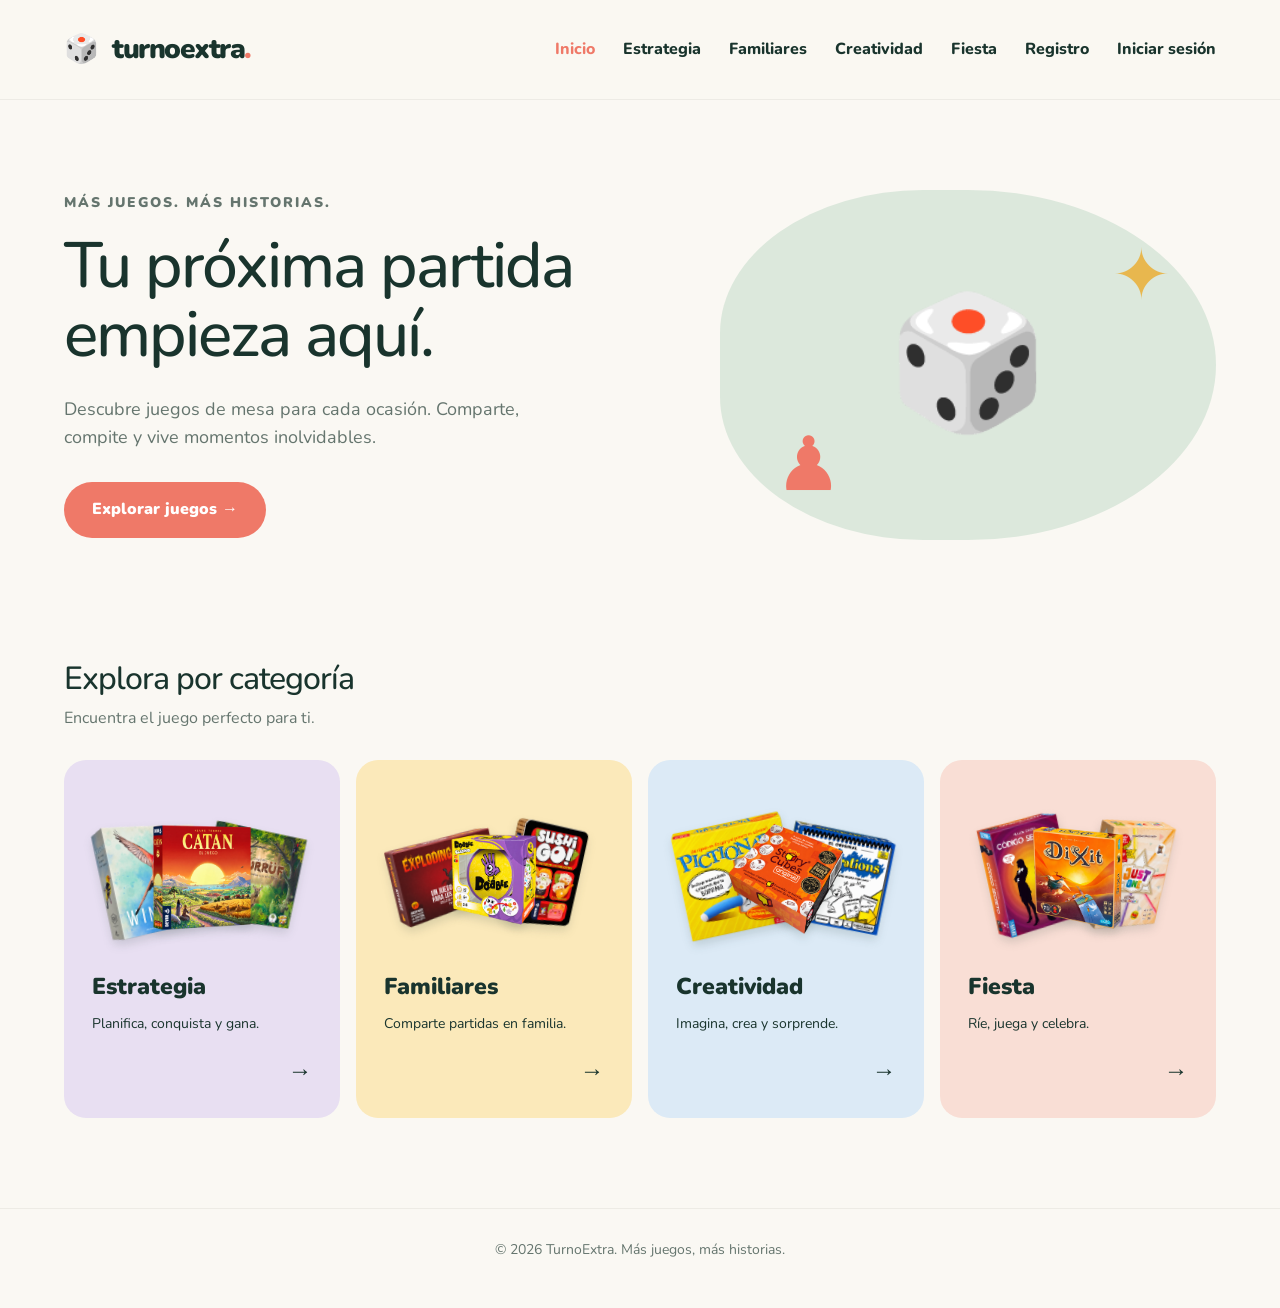
<file: index.html>
<!DOCTYPE html>

<!--
    SEMANA 3 - Actividad Sumativa 1
    Estudiante: Daniel Alarcón
    Proyecto: TurnoExtra
-->

<html lang="es">
<head>
    <meta charset="UTF-8">
    <meta name="viewport" content="width=device-width, initial-scale=1.0">
    <title>TurnoExtra | Juegos de Mesa</title>
    <link rel="icon" type="image/svg+xml" href="img/favicon.svg">
    <!-- Bootstrap 5 -->
    <link href="https://cdn.jsdelivr.net/npm/bootstrap@5.3.3/dist/css/bootstrap.min.css" rel="stylesheet">
    <link rel="stylesheet" href="css/styles.css">
</head>

<body>

    
    <!-- Encabezado y navegación responsiva con Bootstrap 5 -->
    <header class="header">
        <nav class="navbar navbar-expand-lg"
            aria-label="Navegación principal">

            <!-- Logo de TurnoExtra -->
            <a href="index.html" class="logo navbar-brand">
                <span class="logo-icon">🎲</span>
                turnoextra<span class="logo-dot">.</span>
            </a>

            <!-- Botón hamburguesa -->
            <button class="navbar-toggler"
                    type="button"
                    data-bs-toggle="collapse"
                    data-bs-target="#menuPrincipal"
                    aria-controls="menuPrincipal"
                    aria-expanded="false"
                    aria-label="Mostrar u ocultar menú">
                <span class="navbar-toggler-icon"></span>
            </button>

            <!-- Enlaces de navegación -->
            <div class="collapse navbar-collapse"
                id="menuPrincipal">

                <ul class="navbar-nav nav-links ms-auto">
                    <li class="nav-item">
                        <a class="nav-link" href="index.html" aria-current="page">
                            Inicio
                        </a>
                    </li>

                    <li class="nav-item">
                        <a class="nav-link" href="pages/estrategia.html">
                            Estrategia
                        </a>
                    </li>

                    <li class="nav-item">
                        <a class="nav-link" href="pages/familiares.html">
                            Familiares
                        </a>
                    </li>

                    <li class="nav-item">
                        <a class="nav-link" href="pages/creatividad.html">
                            Creatividad
                        </a>
                    </li>

                    <li class="nav-item">
                        <a class="nav-link" href="pages/fiesta.html">
                            Fiesta
                        </a>
                    </li>

                    <!-- Opciones para visitantes -->
                    <li class="nav-item" data-session="guest">
                        <a class="nav-link" href="pages/registro.html">
                            Registro
                        </a>
                    </li>

                    <li class="nav-item" data-session="guest">
                        <a class="nav-link" href="pages/login.html">
                            Iniciar sesión
                        </a>
                    </li>

                    <!-- Carrito exclusivo del cliente -->
                    <li class="nav-item d-none" data-session="cliente">
                        <a class="nav-link" href="pages/carrito.html">
                            🛒 Carrito
                        </a>
                    </li>

                    <!-- Perfil de usuarios autenticados -->
                    <li class="nav-item d-none" data-session="profile">
                        <a class="nav-link" href="pages/perfil.html">
                            Mi perfil
                        </a>
                    </li>

                    <!-- Administración -->
                    <li class="nav-item d-none" data-session="admin">
                        <a class="nav-link" href="pages/admin.html">
                            Administración
                        </a>
                    </li>

                    <!-- Cerrar sesión -->
                    <li class="nav-item d-none" data-session="logout">
                        <button type="button" class="nav-link session-logout">
                            Cerrar sesión
                        </button>
                    </li>

                </ul>
            </div>
        </nav>
    </header>


       <!-- Presentación principal -->
        <section class="hero">
            <div class="hero-content">
                <p class="eyebrow">MÁS JUEGOS. MÁS HISTORIAS.</p>

                <h1>Tu próxima partida empieza aquí.</h1>

                <p>
                    Descubre juegos de mesa para cada ocasión.
                    Comparte, compite y vive momentos inolvidables.
                </p>

                <a href="#categorias" class="btn-primary">
                    Explorar juegos →
                </a>
            </div>

            <div class="hero-visual" aria-hidden="true">
                <span class="hero-dice">🎲</span>
                <span class="hero-star">✦</span>
                <span class="hero-piece">♟</span>
            </div>
        </section>

        <!-- Categorías de juegos -->
        <section id="categorias" class="categories">
            <div class="section-heading">
                <h2>Explora por categoría</h2>
                <p>Encuentra el juego perfecto para ti.</p>
            </div>

            <!-- Cuadrícula responsiva de categorías con Bootstrap -->
            <div class="row g-3 category-grid">

                <!-- Categoría: Estrategia -->
                <div class="col-12 col-md-6 col-lg-3">
                    <a href="pages/estrategia.html"
                    class="category-card strategy">

                        <div class="category-collage" aria-hidden="true">
                            <img src="img/juegos/wingspan.png"
                                alt="Imagen de Wingspan" loading="lazy">
                            <img src="img/juegos/catan.png"
                                alt="Imagen de Catan" loading="lazy">
                            <img src="img/juegos/kurruf.png"
                                alt="Imagen de Kurruf" loading="lazy">
                        </div>

                        <h3>Estrategia</h3>
                        <p>Planifica, conquista y gana.</p>
                        <span class="category-arrow" aria-hidden="true">→</span>
                    </a>
                </div>

                <!-- Categoría: Familiares -->
                <div class="col-12 col-md-6 col-lg-3">
                    <a href="pages/familiares.html"
                       class="category-card family">

                    <div class="category-collage" aria-hidden="true">
                        <img src="img/juegos/exploding-kittens.png"
                             alt="Imagen de Exploding Kittens" loading="lazy">
                        <img src="img/juegos/dobble.png"
                             alt="Imagen de Dobble" loading="lazy">
                        <img src="img/juegos/sushi-go.png"
                             alt="Imagen de Sushi Go" loading="lazy">
                    </div>

                    <h3>Familiares</h3>
                    <p>Comparte partidas en familia.</p>
                    <span class="category-arrow" aria-hidden="true">→</span>
                </a>
                </div>

                <!-- Categoría: Creatividad -->
                <div class="col-12 col-md-6 col-lg-3">
                <a href="pages/creatividad.html"
                   class="category-card creativity">

                    <div class="category-collage" aria-hidden="true">
                        <img src="img/juegos/pictionary.png"
                             alt="Imagen de Pictionary" loading="lazy">
                        <img src="img/juegos/story-cubes.png"
                             alt="Imagen de Story Cubes" loading="lazy">
                        <img src="img/juegos/telestrations.png"
                             alt="Imagen de Telestrations" loading="lazy">
                    </div>

                    <h3>Creatividad</h3>
                    <p>Imagina, crea y sorprende.</p>
                    <span class="category-arrow" aria-hidden="true">→</span>
                </a>
                </div>

                <!-- Categoría: Fiesta -->
                <div class="col-12 col-md-6 col-lg-3">
                <a href="pages/fiesta.html"
                   class="category-card party">

                    <div class="category-collage" aria-hidden="true">
                        <img src="img/juegos/codigo-secreto.png"
                             alt="Imagen de Codigo Secreto" loading="lazy">
                        <img src="img/juegos/dixit.png"
                             alt="Imagen de Dixit" loading="lazy">
                        <img src="img/juegos/just-one.png"
                             alt="Imagen de Just One" loading="lazy">
                    </div>

                    <h3>Fiesta</h3>
                    <p>Ríe, juega y celebra.</p>
                    <span class="category-arrow" aria-hidden="true">→</span>
                </a>
                </div>

            </div>
        </section>

    </main>

    <footer class="footer">
        <p>© 2026 TurnoExtra. Más juegos, más historias.</p>
    </footer>

    <!-- JavaScript de Bootstrap 5 -->
    <script src="https://cdn.jsdelivr.net/npm/bootstrap@5.3.3/dist/js/bootstrap.bundle.min.js"></script>
    <script src="js/sesion.js" defer></script>
</body>
</html>
</file>
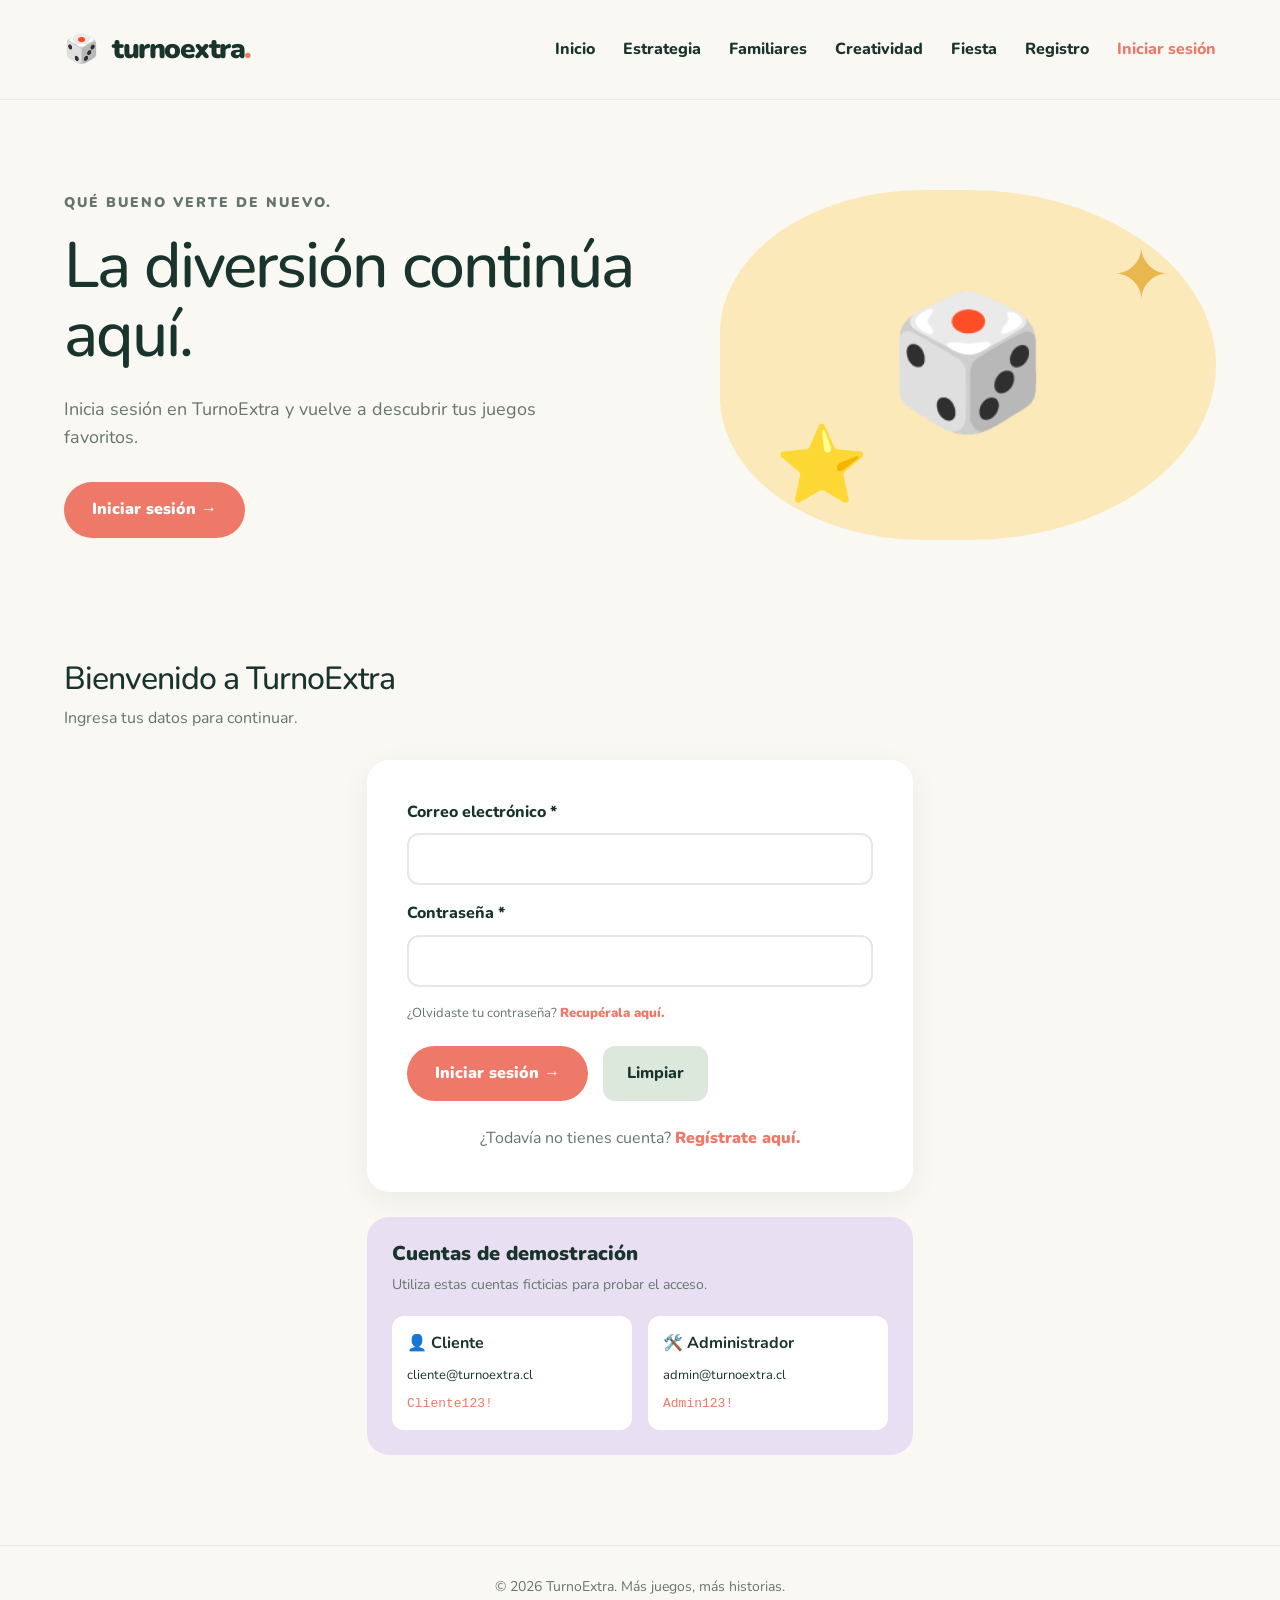
<file: pages/admin.html>
<!DOCTYPE html>
<html lang="es">
<head>
    <meta charset="UTF-8">
    <meta name="viewport" content="width=device-width, initial-scale=1.0">
    <title>Administración | TurnoExtra</title>
    <link rel="icon" type="image/svg+xml" href="../img/favicon.svg">
    <!-- Bootstrap 5 -->
    <link href="https://cdn.jsdelivr.net/npm/bootstrap@5.3.3/dist/css/bootstrap.min.css" rel="stylesheet">
    <link rel="stylesheet" href="../css/styles.css">
</head>

<body>
    <header class="header">
        <nav class="navbar navbar-expand-lg"
            aria-label="Navegación principal">

            <!-- Logo de TurnoExtra -->
            <a href="../index.html" class="logo navbar-brand">
                <span class="logo-icon">🎲</span>
                turnoextra<span class="logo-dot">.</span>
            </a>

            <!-- Botón hamburguesa para pantallas pequeñas -->
            <button class="navbar-toggler"
                    type="button"
                    data-bs-toggle="collapse"
                    data-bs-target="#menuPrincipal"
                    aria-controls="menuPrincipal"
                    aria-expanded="false"
                    aria-label="Mostrar u ocultar menú">

                <span class="navbar-toggler-icon"></span>
            </button>

            <!-- Enlaces de navegación -->
            <div class="collapse navbar-collapse"
                id="menuPrincipal">

                <ul class="navbar-nav nav-links ms-auto">
                    <li class="nav-item">
                        <a class="nav-link" href="../index.html">
                            Inicio
                        </a>
                    </li>

                    <li class="nav-item">
                        <a class="nav-link" href="estrategia.html">
                            Estrategia
                        </a>
                    </li>

                    <li class="nav-item">
                        <a class="nav-link" href="familiares.html">
                            Familiares
                        </a>
                    </li>

                    <li class="nav-item">
                        <a class="nav-link" href="creatividad.html">
                            Creatividad
                        </a>
                    </li>

                    <li class="nav-item">
                        <a class="nav-link" href="fiesta.html">
                            Fiesta
                        </a>
                    </li>

                    <!-- Opciones para visitantes -->
                    <li class="nav-item" data-session="guest">
                        <a class="nav-link" href="registro.html">
                            Registro
                        </a>
                    </li>

                    <li class="nav-item" data-session="guest">
                        <a class="nav-link" href="login.html">
                            Iniciar sesión
                        </a>
                    </li>

                    <!-- Carrito exclusivo del cliente -->
                    <li class="nav-item d-none" data-session="cliente">
                        <a class="nav-link" href="carrito.html">
                            🛒 Carrito
                        </a>
                    </li>

                    <!-- Perfil de usuarios autenticados -->
                    <li class="nav-item d-none" data-session="profile">
                        <a class="nav-link" href="perfil.html">
                            Mi perfil
                        </a>
                    </li>

                    <!-- Administración -->
                    <li class="nav-item d-none" data-session="admin">
                        <a class="nav-link" href="admin.html" aria-current="page">
                            Administración
                        </a>
                    </li>

                    <!-- Cerrar sesión -->
                    <li class="nav-item d-none" data-session="logout">
                        <button type="button" class="nav-link session-logout">
                            Cerrar sesión
                        </button>
                    </li>

                </ul>

            </div>
        </nav>
    </header>

    <main id="protected-content" class="container py-5 d-none">
        <!-- Presentación del panel -->
        <p class="eyebrow mb-1">TurnoExtra · Tienda</p>
        <h1 class="display-5 fw-bold">Panel de administración</h1>
        <p class="mb-4">Consulta los juegos de la tienda y el estado de los módulos de gestión.</p>

        <!-- Módulos de administración -->
        <div class="row g-3 mb-5">
            <div class="col-md-4">
                <section class="h-100 bg-white border rounded-4 p-4">
                    <h2 class="h4 fw-bold">Productos</h2>
                    <p id="product-count"></p>
                    <a class="btn-primary" href="#catalogo">Gestionar productos</a>
                </section>
            </div>
            <div class="col-md-4">
                <section class="h-100 bg-white border rounded-4 p-4">
                    <h2 class="h4 fw-bold">Inventario</h2>
                    <p>Unidades disponibles por juego.</p>
                    <a class="btn-primary" href="#inventario">Gestionar inventario</a>
                </section>
            </div>
            <div class="col-md-4">
                <section class="h-100 bg-white border rounded-4 p-4">
                    <h2 class="h4 fw-bold">Usuarios y clientes</h2>
                    <p>Cuentas y roles de la tienda.</p>
                    <a class="btn-primary" href="#usuarios">Gestionar cuentas</a>
                </section>
            </div>
        </div>

        <!-- Catálogo actual de la tienda -->
        <section id="catalogo" aria-labelledby="catalog-title">
            <h2 id="catalog-title" class="h3 fw-bold">Catálogo de juegos</h2>
            <p>Precios de venta actuales en pesos chilenos.</p>
            <button type="button" id="new-product" class="btn btn-dark rounded-pill mb-3">Agregar juego</button>
            <p id="product-message" role="status"></p>

            <!-- Formulario de creación y edición de juegos -->
            <form id="product-form" class="bg-white border rounded-4 p-4 mb-4" hidden>
                <h3 id="form-title" class="h5 fw-bold"></h3>
                <div class="row g-3">
                        <label class="col-md-6">Nombre
                            <input name="nombre" class="form-control" required maxlength="100">
                        </label>
                        <label class="col-md-6">Categoría
                            <select name="categoria" class="form-select"><option value="estrategia">Estrategia</option><option value="familiares">Familiares</option><option value="creatividad">Creatividad</option><option value="fiesta">Fiesta</option></select>
                        </label>
                        <label class="col-md-6">Precio de venta ($)
                            <input name="precio" class="form-control" type="number" min="1" max="999999999" step="1" required>
                        </label>
                        <label class="col-md-6">Precio anterior ($, opcional)
                            <input name="anterior" class="form-control" type="number" min="1" max="999999999" step="1">
                        </label>
                        <label class="col-md-6">Portada (URL https o ruta ../img/, opcional)
                            <input name="imagen" class="form-control" maxlength="2048">
                        </label>
                        <label class="col-md-6">Descripción
                            <textarea name="descripcion" class="form-control" rows="2" maxlength="600" required></textarea>
                        </label>
                </div>
                <div class="d-flex gap-2 mt-3">
                    <button type="submit" class="btn btn-dark rounded-pill">Guardar juego</button>
                    <button id="cancel-product" type="button" class="btn btn-outline-secondary rounded-pill">Cancelar</button>
                </div>
            </form>
            <ul id="admin-products" class="row g-3 list-unstyled"></ul>
            <template id="admin-product">
                <li class="col-sm-6 col-lg-4">
                    <div class="h-100 d-flex align-items-center gap-3 bg-white border rounded-4 p-3">
                        <img alt="" width="64" height="64" class="object-fit-contain" loading="lazy">
                        <div>
                            <h3 class="h6 fw-bold mb-1"></h3>
                            <span class="product-price"></span>
                            <div class="d-flex flex-wrap gap-2 mt-2">
                                <button type="button" class="edit-product btn btn-outline-dark btn-sm rounded-pill">Editar</button>
                                <button type="button" class="delete-product btn btn-outline-danger btn-sm rounded-pill">Eliminar</button>
                            </div>
                        </div>
                    </div>
                </li>
            </template>
        </section>
        <!-- Consulta y ajuste de existencias por juego -->
        <section id="inventario" class="mt-5" aria-labelledby="inventory-title">
            <h2 id="inventory-title" class="h3 fw-bold">Inventario</h2>
            <p>Selecciona un juego para consultar o ajustar sus unidades disponibles.</p>
            <form id="stock-form" class="row g-3 align-items-end bg-white border rounded-4 p-3">
                <label class="col-md-5">Juego
                    <select id="stock-product" class="form-select" required></select>
                </label>
                <label class="col-md-4">Unidades disponibles
                    <input id="stock-units" class="form-control" type="number" min="0" step="1" required>
                </label>
                <div class="col-md-3">
                    <button class="btn btn-dark rounded-pill" type="submit">Guardar stock</button>
                </div>
            </form>
            <p id="stock-message" class="mt-2" role="status"></p>
        </section>
        <!-- Directorio de cuentas y permisos de acceso -->
        <section id="usuarios" class="mt-5" aria-labelledby="accounts-title">
            <h2 id="accounts-title" class="h3 fw-bold">Usuarios y clientes</h2>
            <label for="account-search" class="form-label">Buscar por nombre o correo de acceso</label>
            <input type="search" id="account-search" class="form-control mb-3">
            <div id="account-list" class="d-grid gap-2"></div>
            <p id="account-message" class="mt-2" role="status"></p>
            <template id="account-row">
                <form class="row g-2 align-items-end bg-white border rounded-4 p-3 mx-0">
                    <div class="col-lg-4 text-break"><strong></strong><br><span class="account-email"></span></div>
                    <label class="col-sm-4 col-lg-3">Rol
                        <select name="role" class="form-select">
                            <option value="cliente">Cliente</option>
                            <option value="administrador">Administrador</option>
                        </select>
                    </label>
                    <label class="col-sm-4 col-lg-3">Estado
                        <select name="estado" class="form-select">
                            <option value="activa">Activa</option>
                            <option value="inactiva">Inactiva</option>
                        </select>
                    </label>
                    <div class="col-sm-4 col-lg-2"><button class="btn btn-dark rounded-pill">Guardar</button></div>
                </form>
            </template>
        </section>
    </main>

    <!-- JavaScript de Bootstrap 5 -->
    <script src="https://cdn.jsdelivr.net/npm/bootstrap@5.3.3/dist/js/bootstrap.bundle.min.js"></script>
    <!-- Validación de inicio de sesión -->
    <script src="../js/sesion.js" defer></script>
    <!-- Cuentas de usuario y perfiles locales -->
    <script src="../js/cuentas.js" defer></script>
    <!-- Catálogo y formato de precios de la tienda -->
    <script src="../js/carrito.js" defer></script>
    <!-- Acceso y contenido del panel de administración -->
    <script src="../js/admin.js" defer></script>
    <!-- Gestión de usuarios y clientes -->
    <script src="../js/admin-cuentas.js" defer></script>
</body>
</html>
</file>
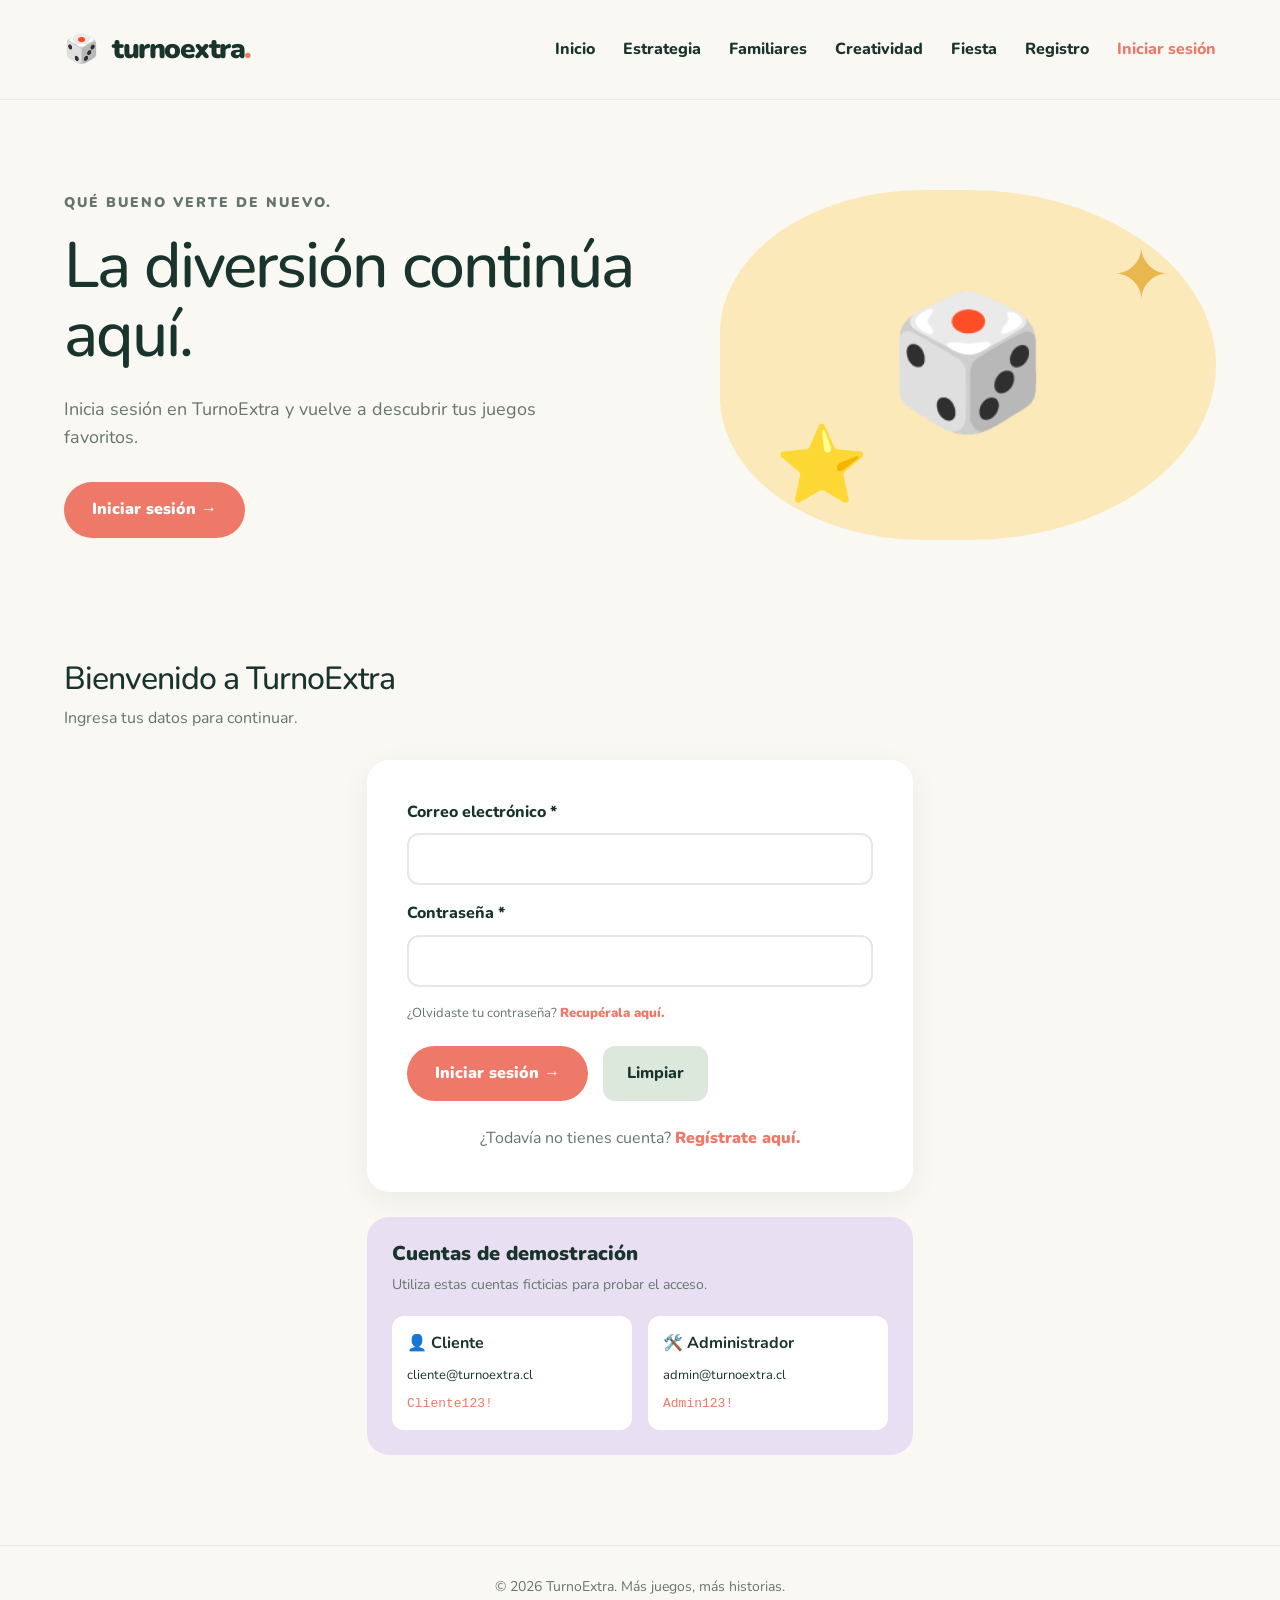
<file: pages/carrito.html>
<!DOCTYPE html>
<html lang="es">
<head>
    <meta charset="UTF-8">
    <meta name="viewport" content="width=device-width, initial-scale=1.0">
    <title>Carrito | TurnoExtra</title>
    <link rel="icon" type="image/svg+xml" href="../img/favicon.svg">
    <!-- Bootstrap 5 -->
    <link href="https://cdn.jsdelivr.net/npm/bootstrap@5.3.3/dist/css/bootstrap.min.css" rel="stylesheet">
    <link rel="stylesheet" href="../css/styles.css">
</head>

<body>
    <header class="header">
        <nav class="navbar navbar-expand-lg"
            aria-label="Navegación principal">

            <!-- Logo de TurnoExtra -->
            <a href="../index.html" class="logo navbar-brand">
                <span class="logo-icon">🎲</span>
                turnoextra<span class="logo-dot">.</span>
            </a>

            <!-- Botón hamburguesa para pantallas pequeñas -->
            <button class="navbar-toggler"
                    type="button"
                    data-bs-toggle="collapse"
                    data-bs-target="#menuPrincipal"
                    aria-controls="menuPrincipal"
                    aria-expanded="false"
                    aria-label="Mostrar u ocultar menú">

                <span class="navbar-toggler-icon"></span>
            </button>

            <!-- Enlaces de navegación -->
            <div class="collapse navbar-collapse"
                id="menuPrincipal">

                <ul class="navbar-nav nav-links ms-auto">
                    <li class="nav-item">
                        <a class="nav-link" href="../index.html">
                            Inicio
                        </a>
                    </li>

                    <li class="nav-item">
                        <a class="nav-link" href="estrategia.html">
                            Estrategia
                        </a>
                    </li>

                    <li class="nav-item">
                        <a class="nav-link" href="familiares.html">
                            Familiares
                        </a>
                    </li>

                    <li class="nav-item">
                        <a class="nav-link" href="creatividad.html">
                            Creatividad
                        </a>
                    </li>

                    <li class="nav-item">
                        <a class="nav-link" href="fiesta.html">
                            Fiesta
                        </a>
                    </li>

                    <!-- Opciones para visitantes -->
                    <li class="nav-item" data-session="guest">
                        <a class="nav-link" href="registro.html">
                            Registro
                        </a>
                    </li>

                    <li class="nav-item" data-session="guest">
                        <a class="nav-link" href="login.html">
                            Iniciar sesión
                        </a>
                    </li>

                    <!-- Carrito exclusivo del cliente -->
                    <li class="nav-item d-none" data-session="cliente">
                        <a class="nav-link" href="carrito.html" aria-current="page">
                            🛒 Carrito
                        </a>
                    </li>

                    <!-- Perfil de usuarios autenticados -->
                    <li class="nav-item d-none" data-session="profile">
                        <a class="nav-link" href="perfil.html">
                            Mi perfil
                        </a>
                    </li>

                    <!-- Administración -->
                    <li class="nav-item d-none" data-session="admin">
                        <a class="nav-link" href="admin.html">
                            Administración
                        </a>
                    </li>

                    <!-- Cerrar sesión -->
                    <li class="nav-item d-none" data-session="logout">
                        <button type="button" class="nav-link session-logout">
                            Cerrar sesión
                        </button>
                    </li>

                </ul>

            </div>
        </nav>
    </header>

    <main id="protected-content" class="container cart-page py-5 d-none">
        <p class="eyebrow mb-1">Tu próxima partida</p>
        <h1 class="display-5 fw-bold mb-4">Mi carrito</h1>

        <!-- Mensaje para un carrito sin juegos -->
        <div id="empty-cart" class="cart-panel text-center p-5" hidden>
            <p class="h4 fw-bold">Tu carrito está vacío.</p>
            <p>Elige el primer juego para tu próxima partida.</p>
            <a class="btn-primary" href="estrategia.html">Explorar juegos de estrategia</a>
        </div>

        <!-- Detalle de los juegos seleccionados -->
        <div id="cart-detail" class="cart-panel" hidden>
            <div class="table-responsive">
                <table class="table align-middle mb-0">
                    <caption class="visually-hidden">Juegos en tu carrito</caption>
                    <thead>
                        <tr>
                            <th scope="col">Juego</th>
                            <th scope="col">Precio</th>
                            <th scope="col">Cantidad</th>
                            <th scope="col">Subtotal</th>
                            <th scope="col"><span class="visually-hidden">Acciones</span></th>
                        </tr>
                    </thead>
                    <tbody id="cart-items"></tbody>
                </table>
            </div>
            <div class="cart-summary">
                <a class="text-decoration-underline" href="../index.html">Seguir explorando juegos</a>
                <p class="m-0" aria-live="polite">Total del carrito <strong id="cart-total"></strong></p>
                <button id="checkout" type="button" class="btn-primary">Finalizar compra</button>
            </div>
        </div>

        <!-- Revisión final antes de vaciar el carrito -->
        <dialog id="checkout-dialog" class="border-0 rounded-4 p-4 shadow m-auto"
                aria-labelledby="checkout-title" aria-describedby="checkout-summary">
            <h2 id="checkout-title" class="h4 fw-bold">Confirmar compra simulada</h2>
            <p id="checkout-summary"></p>
            <form method="dialog" class="d-flex flex-wrap gap-2">
                <button type="submit" class="btn-secondary" autofocus>Volver al carrito</button>
                <button type="button" id="confirm-order" class="btn-primary">Confirmar compra</button>
            </form>
        </dialog>

        <!-- Resultado de la compra simulada -->
        <section id="order-success" class="cart-panel text-center p-5" hidden>
            <h2 id="order-title" class="h4 fw-bold" tabindex="-1">¡Compra simulada confirmada!</h2>
            <p id="order-summary"></p>
            <p><a class="text-decoration-underline" href="perfil.html#historial">Ver mi historial de compras</a></p>
            <a class="btn-primary" href="../index.html">Seguir explorando juegos</a>
        </section>
        <p id="checkout-error" role="alert" class="text-danger mt-3"></p>

        <!-- Fila que se completa para cada juego del carrito -->
        <template id="cart-row">
            <tr>
                <th scope="row">
                    <div class="d-flex align-items-center gap-3">
                        <img class="cart-cover" alt="" width="64" height="64">
                        <span class="game-name"></span>
                    </div>
                </th>
                <td><span class="cart-label">Precio</span><span class="unit-price"></span></td>
                <td>
                    <span class="cart-label">Cantidad</span>
                    <input type="number" min="1" step="1" required class="form-control quantity">
                </td>
                <td><span class="cart-label">Subtotal</span><strong class="subtotal"></strong></td>
                <td>
                    <button type="button" class="btn btn-outline-danger btn-sm rounded-pill px-3">Eliminar</button>
                </td>
            </tr>
        </template>
    </main>
    <!-- JavaScript de Bootstrap 5 -->
    <script src="https://cdn.jsdelivr.net/npm/bootstrap@5.3.3/dist/js/bootstrap.bundle.min.js"></script>
    <!-- Validación de inicio de sesión -->
    <script src="../js/sesion.js" defer></script>
    <!-- Productos, cantidades y precios del carrito -->
    <script src="../js/carrito.js" defer></script>
    <!-- Vista del carrito y controles de cantidad -->
    <script src="../js/pagina-carrito.js" defer></script>
</body>
</html>
</file>
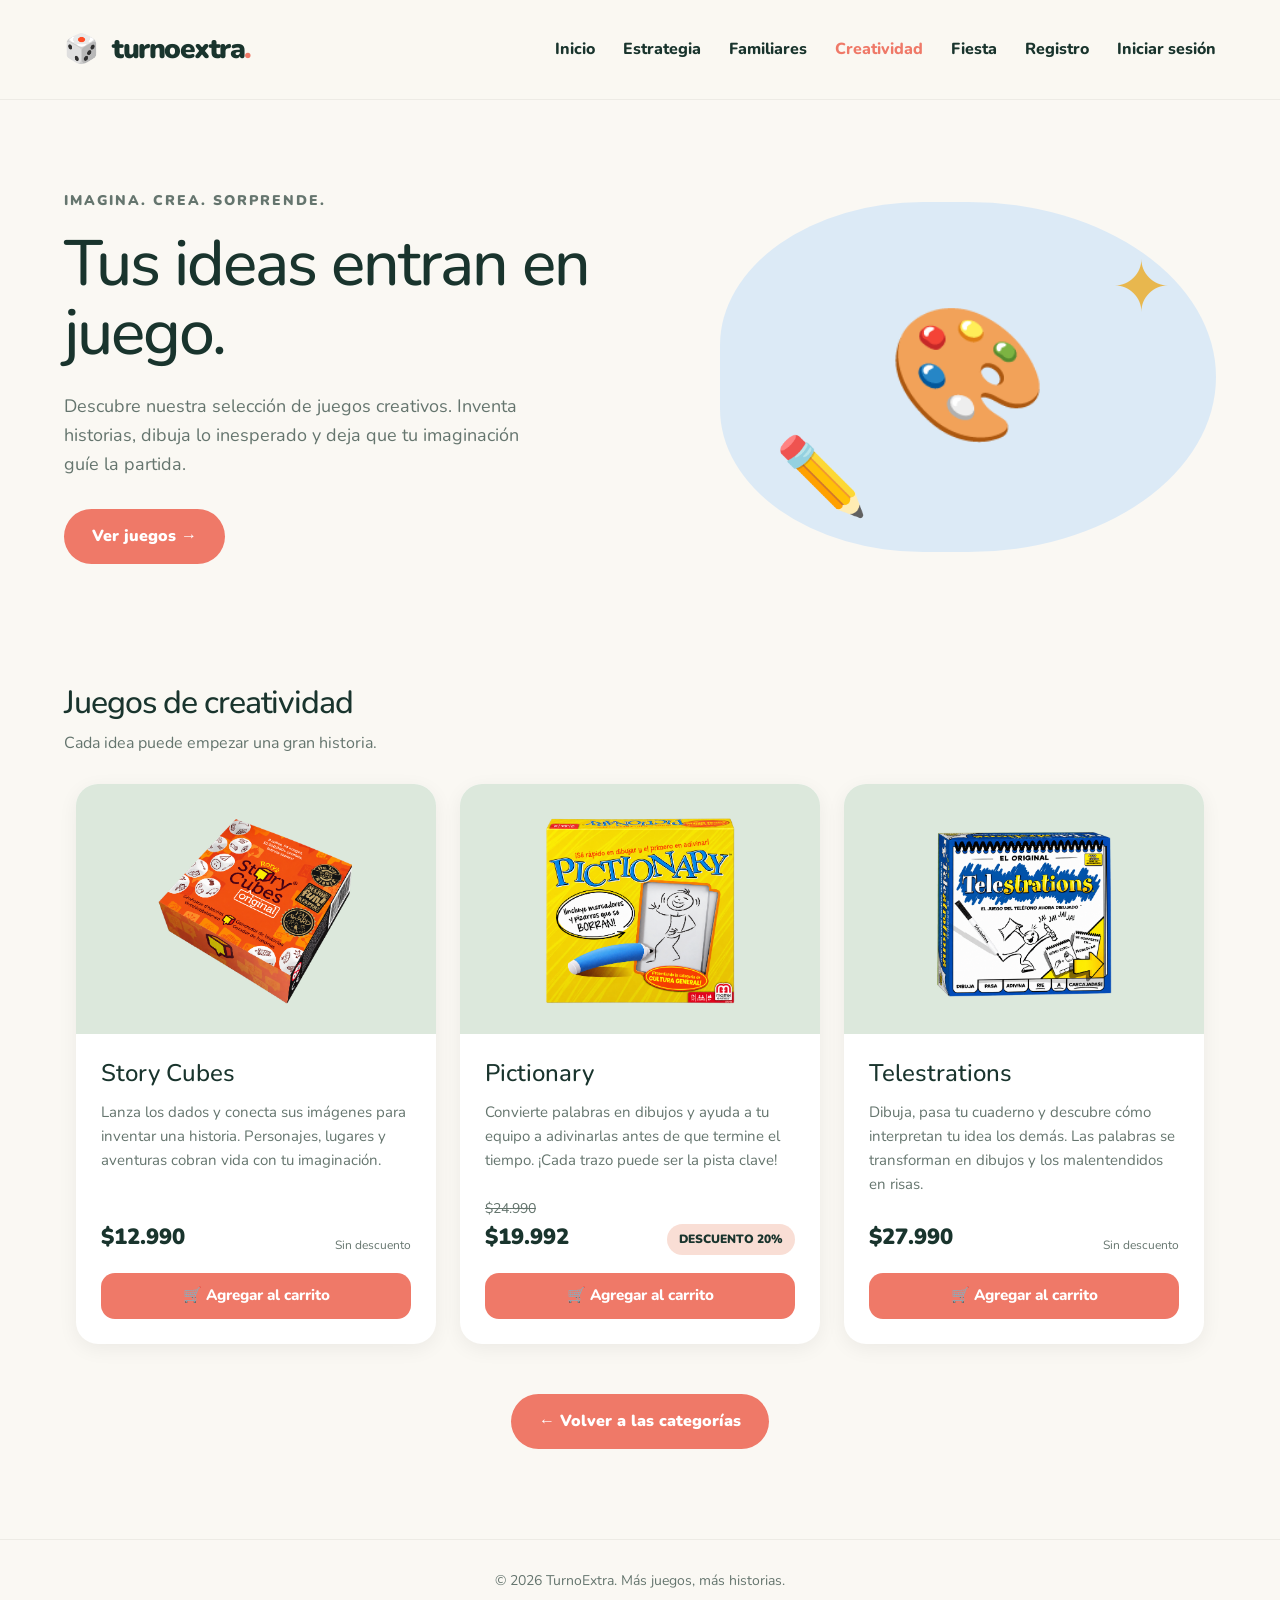
<file: pages/creatividad.html>
<!DOCTYPE html>
<html lang="es">
<head>
    <meta charset="UTF-8">
    <meta name="viewport" content="width=device-width, initial-scale=1.0">
    <title>Creatividad | Juegos de Mesa</title>
    <link rel="icon" type="image/svg+xml" href="../img/favicon.svg">
    <!-- Bootstrap 5 -->
    <link href="https://cdn.jsdelivr.net/npm/bootstrap@5.3.3/dist/css/bootstrap.min.css" rel="stylesheet">
    <link rel="stylesheet" href="../css/styles.css">
</head>

<body>

    <!-- Encabezado y navegación responsiva con Bootstrap 5 -->
    <header class="header">
        <nav class="navbar navbar-expand-lg"
            aria-label="Navegación principal">

            <!-- Logo de TurnoExtra -->
            <a href="../index.html" class="logo navbar-brand">
                <span class="logo-icon">🎲</span>
                turnoextra<span class="logo-dot">.</span>
            </a>

            <!-- Botón hamburguesa para pantallas pequeñas -->
            <button class="navbar-toggler"
                    type="button"
                    data-bs-toggle="collapse"
                    data-bs-target="#menuPrincipal"
                    aria-controls="menuPrincipal"
                    aria-expanded="false"
                    aria-label="Mostrar u ocultar menú">

                <span class="navbar-toggler-icon"></span>
            </button>

            <!-- Enlaces de navegación -->
            <div class="collapse navbar-collapse"
                id="menuPrincipal">

                <ul class="navbar-nav nav-links ms-auto">
                    <li class="nav-item">
                        <a class="nav-link" href="../index.html">
                            Inicio
                        </a>
                    </li>

                    <li class="nav-item">
                        <a class="nav-link" href="estrategia.html">
                            Estrategia
                        </a>
                    </li>

                    <li class="nav-item">
                        <a class="nav-link" href="familiares.html">
                            Familiares
                        </a>
                    </li>

                    <li class="nav-item">
                        <a class="nav-link" href="creatividad.html" aria-current="page">
                            Creatividad
                        </a>
                    </li>

                    <li class="nav-item">
                        <a class="nav-link" href="fiesta.html">
                            Fiesta
                        </a>
                    </li>

                    <!-- Opciones para visitantes -->
                    <li class="nav-item" data-session="guest">
                        <a class="nav-link" href="registro.html">
                            Registro
                        </a>
                    </li>

                    <li class="nav-item" data-session="guest">
                        <a class="nav-link" href="login.html">
                            Iniciar sesión
                        </a>
                    </li>

                    <!-- Carrito exclusivo del cliente -->
                    <li class="nav-item d-none" data-session="cliente">
                        <a class="nav-link" href="carrito.html">
                            🛒 Carrito
                        </a>
                    </li>

                    <!-- Perfil de usuarios autenticados -->
                    <li class="nav-item d-none" data-session="profile">
                        <a class="nav-link" href="perfil.html">
                            Mi perfil
                        </a>
                    </li>

                    <!-- Administración -->
                    <li class="nav-item d-none" data-session="admin">
                        <a class="nav-link" href="admin.html">
                            Administración
                        </a>
                    </li>

                    <!-- Cerrar sesión -->
                    <li class="nav-item d-none" data-session="logout">
                        <button type="button" class="nav-link session-logout">
                            Cerrar sesión
                        </button>
                    </li>

                </ul>

            </div>
        </nav>
    </header>

    <main>

        <!-- Presentación de la categoría Creatividad -->
        <section class="hero">
            <div class="hero-content">
                <p class="eyebrow">IMAGINA. CREA. SORPRENDE.</p>

                <h1>Tus ideas entran en juego.</h1>

                <p>
                    Descubre nuestra selección de juegos creativos.
                    Inventa historias, dibuja lo inesperado
                    y deja que tu imaginación guíe la partida.
                </p>

                <a href="#juegos" class="btn-primary">
                    Ver juegos →
                </a>
            </div>

            <div class="hero-visual creativity" aria-hidden="true">
                <span class="hero-dice">🎨</span>
                <span class="hero-star">✦</span>
                <span class="hero-piece">✏️</span>
            </div>
        </section>

        <!-- Catálogo de juegos -->
        <section id="juegos" class="categories">

            <div class="section-heading">
                <h2>Juegos de creatividad</h2>
                <p>Cada idea puede empezar una gran historia.</p>
            </div>

            <!-- Cuadrícula responsiva de productos con Bootstrap -->
            <div class="row g-4 product-grid" data-categoria="creatividad"></div>
            <template id="category-product">
                <div class="col-12 col-md-6 col-lg-4">
                    <article class="product-card h-100">
                        <div class="product-image"><img alt="" loading="lazy"></div>
                        <div class="product-info">
                            <h3></h3>
                            <p></p>
                            <div class="product-bottom">
                                <div class="product-prices">
                                    <span class="old-price" hidden></span>
                                    <span class="product-price"></span>
                                </div>
                                <span class="product-status"></span>
                            </div>
                            <button type="button" class="add-to-cart">🛒 Agregar al carrito</button>
                        </div>
                    </article>
                </div>
            </template>

            <!-- Enlace para regresar a las categorías -->
            <div class="back-navigation">
                <a href="../index.html#categorias" class="btn-primary">
                    ← Volver a las categorías
                </a>
            </div>

        </section>

    </main>

    <footer class="footer">
        <p>© 2026 TurnoExtra. Más juegos, más historias.</p>
    </footer>

    <!-- JavaScript de Bootstrap 5 -->
    <script src="https://cdn.jsdelivr.net/npm/bootstrap@5.3.3/dist/js/bootstrap.bundle.min.js"></script>
    <!-- Validación de inicio de sesión -->
    <script src="../js/sesion.js" defer></script>
    <!-- Carrito de compras -->
    <script src="../js/carrito.js" defer></script>
    <!-- Juegos publicados en esta categoría -->
    <script src="../js/categoria.js" defer></script>
</body>
</html>
</file>
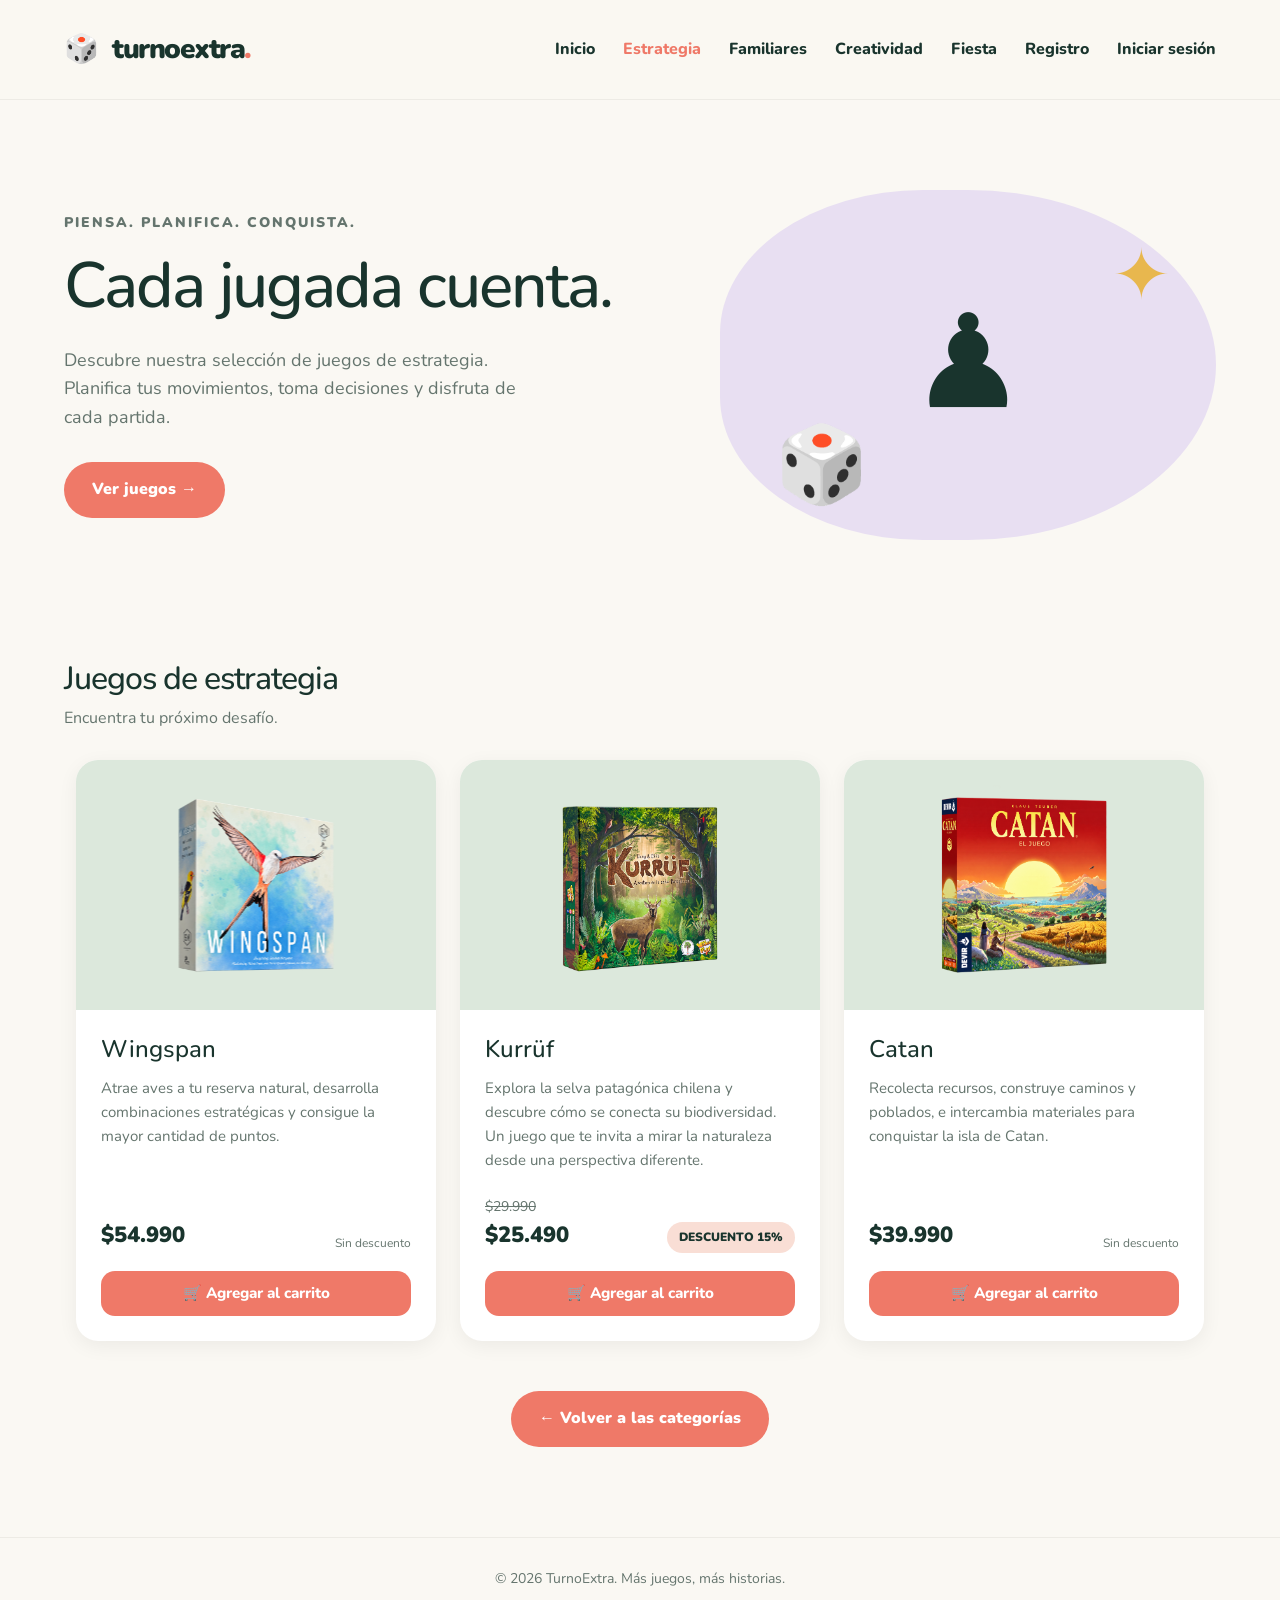
<file: pages/estrategia.html>
<!DOCTYPE html>
<html lang="es">
<head>
    <meta charset="UTF-8">
    <meta name="viewport" content="width=device-width, initial-scale=1.0">
    <title>Estrategia | Juegos de Mesa</title>
    <link rel="icon" type="image/svg+xml" href="../img/favicon.svg">
    <!-- Bootstrap 5 -->
    <link href="https://cdn.jsdelivr.net/npm/bootstrap@5.3.3/dist/css/bootstrap.min.css" rel="stylesheet">
    <link rel="stylesheet" href="../css/styles.css">
</head>

<body>

    <!-- Encabezado y navegación responsiva con Bootstrap 5 -->
    <header class="header">
        <nav class="navbar navbar-expand-lg"
            aria-label="Navegación principal">

            <!-- Logo de TurnoExtra -->
            <a href="../index.html" class="logo navbar-brand">
                <span class="logo-icon">🎲</span>
                turnoextra<span class="logo-dot">.</span>
            </a>

            <!-- Botón hamburguesa para pantallas pequeñas -->
            <button class="navbar-toggler"
                    type="button"
                    data-bs-toggle="collapse"
                    data-bs-target="#menuPrincipal"
                    aria-controls="menuPrincipal"
                    aria-expanded="false"
                    aria-label="Mostrar u ocultar menú">

                <span class="navbar-toggler-icon"></span>
            </button>

            <!-- Enlaces de navegación -->
            <div class="collapse navbar-collapse"
                id="menuPrincipal">

                <ul class="navbar-nav nav-links ms-auto">
                    <li class="nav-item">
                        <a class="nav-link" href="../index.html">
                            Inicio
                        </a>
                    </li>

                    <li class="nav-item">
                        <a class="nav-link" href="estrategia.html" aria-current="page">
                            Estrategia
                        </a>
                    </li>

                    <li class="nav-item">
                        <a class="nav-link" href="familiares.html">
                            Familiares
                        </a>
                    </li>

                    <li class="nav-item">
                        <a class="nav-link" href="creatividad.html">
                            Creatividad
                        </a>
                    </li>

                    <li class="nav-item">
                        <a class="nav-link" href="fiesta.html">
                            Fiesta
                        </a>
                    </li>

                    <!-- Opciones para visitantes -->
                    <li class="nav-item" data-session="guest">
                        <a class="nav-link" href="registro.html">
                            Registro
                        </a>
                    </li>

                    <li class="nav-item" data-session="guest">
                        <a class="nav-link" href="login.html">
                            Iniciar sesión
                        </a>
                    </li>

                    <!-- Carrito exclusivo del cliente -->
                    <li class="nav-item d-none" data-session="cliente">
                        <a class="nav-link" href="carrito.html">
                            🛒 Carrito
                        </a>
                    </li>

                    <!-- Perfil de usuarios autenticados -->
                    <li class="nav-item d-none" data-session="profile">
                        <a class="nav-link" href="perfil.html">
                            Mi perfil
                        </a>
                    </li>

                    <!-- Administración -->
                    <li class="nav-item d-none" data-session="admin">
                        <a class="nav-link" href="admin.html">
                            Administración
                        </a>
                    </li>

                    <!-- Cerrar sesión -->
                    <li class="nav-item d-none" data-session="logout">
                        <button type="button" class="nav-link session-logout">
                            Cerrar sesión
                        </button>
                    </li>

                </ul>

            </div>
        </nav>
    </header>

    
    <main>

        <!-- Presentación de la categoría Estrategia -->
        <section class="hero">
            <div class="hero-content">
                <p class="eyebrow">PIENSA. PLANIFICA. CONQUISTA.</p>

                <h1>Cada jugada cuenta.</h1>

                <p>
                    Descubre nuestra selección de juegos de estrategia.
                    Planifica tus movimientos, toma decisiones y
                    disfruta de cada partida.
                </p>

                <a href="#juegos" class="btn-primary">
                    Ver juegos →
                </a>
            </div>

            <div class="hero-visual strategy" aria-hidden="true">
                <span class="hero-dice">♟</span>
                <span class="hero-star">✦</span>
                <span class="hero-piece">🎲</span>
            </div>
        </section>

        <!-- Catálogo de juegos -->
        <section id="juegos" class="categories">

            <div class="section-heading">
                <h2>Juegos de estrategia</h2>
                <p>Encuentra tu próximo desafío.</p>
            </div>

            <!-- Cuadrícula responsiva de productos con Bootstrap -->
            <div class="row g-4 product-grid" data-categoria="estrategia"></div>
            <template id="category-product">
                <div class="col-12 col-md-6 col-lg-4">
                    <article class="product-card h-100">
                        <div class="product-image"><img alt="" loading="lazy"></div>
                        <div class="product-info">
                            <h3></h3>
                            <p></p>
                            <div class="product-bottom">
                                <div class="product-prices">
                                    <span class="old-price" hidden></span>
                                    <span class="product-price"></span>
                                </div>
                                <span class="product-status"></span>
                            </div>
                            <button type="button" class="add-to-cart">🛒 Agregar al carrito</button>
                        </div>
                    </article>
                </div>
            </template>

            <!-- Enlace para regresar a las categorías -->
            <div class="back-navigation">
                <a href="../index.html#categorias" class="btn-primary">
                    ← Volver a las categorías
                </a>
            </div>

        </section>

    </main>


    <footer class="footer">
        <p>© 2026 TurnoExtra. Más juegos, más historias.</p>
    </footer>

    <!-- JavaScript de Bootstrap 5 -->
    <script src="https://cdn.jsdelivr.net/npm/bootstrap@5.3.3/dist/js/bootstrap.bundle.min.js"></script>

    <!-- Sesiones y roles simulados -->
    <script src="../js/sesion.js" defer></script>

    <!-- Carrito de compras -->
    <script src="../js/carrito.js" defer></script>
    <!-- Juegos publicados en esta categoría -->
    <script src="../js/categoria.js" defer></script>
</body>
</html>
</file>
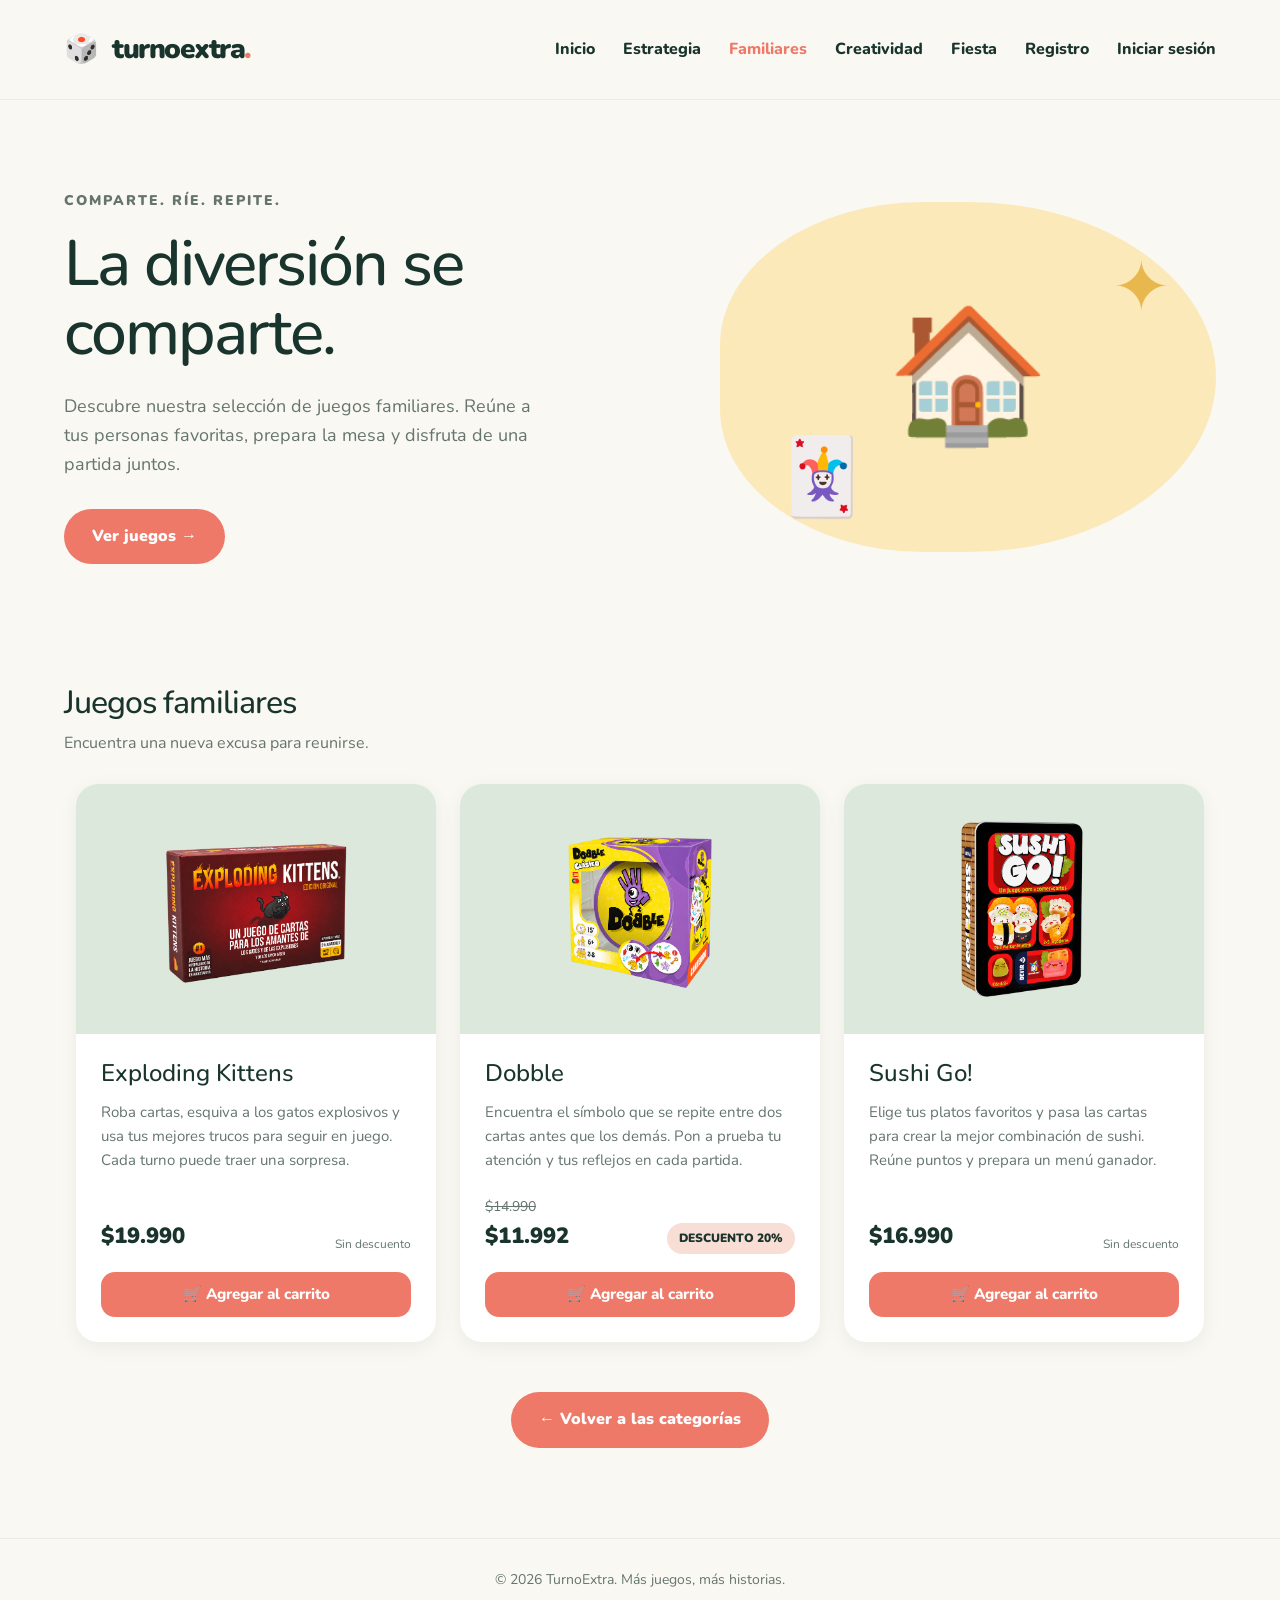
<file: pages/familiares.html>
<!DOCTYPE html>
<html lang="es">
<head>
    <meta charset="UTF-8">
    <meta name="viewport" content="width=device-width, initial-scale=1.0">
    <title>Familiares | Juegos de Mesa</title>
    <link rel="icon" type="image/svg+xml" href="../img/favicon.svg">
    <!-- Bootstrap 5 -->
    <link href="https://cdn.jsdelivr.net/npm/bootstrap@5.3.3/dist/css/bootstrap.min.css" rel="stylesheet">
    <link rel="stylesheet" href="../css/styles.css">
</head>

<body>

    <!-- Encabezado y navegación responsiva con Bootstrap 5 -->
    <header class="header">
        <nav class="navbar navbar-expand-lg"
            aria-label="Navegación principal">

            <!-- Logo de TurnoExtra -->
            <a href="../index.html" class="logo navbar-brand">
                <span class="logo-icon">🎲</span>
                turnoextra<span class="logo-dot">.</span>
            </a>

            <!-- Botón hamburguesa para pantallas pequeñas -->
            <button class="navbar-toggler"
                    type="button"
                    data-bs-toggle="collapse"
                    data-bs-target="#menuPrincipal"
                    aria-controls="menuPrincipal"
                    aria-expanded="false"
                    aria-label="Mostrar u ocultar menú">

                <span class="navbar-toggler-icon"></span>
            </button>

            <!-- Enlaces de navegación -->
            <div class="collapse navbar-collapse"
                id="menuPrincipal">

                <ul class="navbar-nav nav-links ms-auto">
                    <li class="nav-item">
                        <a class="nav-link" href="../index.html">
                            Inicio
                        </a>
                    </li>

                    <li class="nav-item">
                        <a class="nav-link" href="estrategia.html">
                            Estrategia
                        </a>
                    </li>

                    <li class="nav-item">
                        <a class="nav-link" href="familiares.html" aria-current="page">
                            Familiares
                        </a>
                    </li>

                    <li class="nav-item">
                        <a class="nav-link" href="creatividad.html">
                            Creatividad
                        </a>
                    </li>

                    <li class="nav-item">
                        <a class="nav-link" href="fiesta.html">
                            Fiesta
                        </a>
                    </li>

                    <!-- Opciones para visitantes -->
                    <li class="nav-item" data-session="guest">
                        <a class="nav-link" href="registro.html">
                            Registro
                        </a>
                    </li>

                    <li class="nav-item" data-session="guest">
                        <a class="nav-link" href="login.html">
                            Iniciar sesión
                        </a>
                    </li>

                    <!-- Carrito exclusivo del cliente -->
                    <li class="nav-item d-none" data-session="cliente">
                        <a class="nav-link" href="carrito.html">
                            🛒 Carrito
                        </a>
                    </li>

                    <!-- Perfil de usuarios autenticados -->
                    <li class="nav-item d-none" data-session="profile">
                        <a class="nav-link" href="perfil.html">
                            Mi perfil
                        </a>
                    </li>

                    <!-- Administración -->
                    <li class="nav-item d-none" data-session="admin">
                        <a class="nav-link" href="admin.html">
                            Administración
                        </a>
                    </li>

                    <!-- Cerrar sesión -->
                    <li class="nav-item d-none" data-session="logout">
                        <button type="button" class="nav-link session-logout">
                            Cerrar sesión
                        </button>
                    </li>

                </ul>

            </div>
        </nav>
    </header>

    <main>

        <!-- Presentación de la categoría Familiares -->
        <section class="hero">
            <div class="hero-content">
                <p class="eyebrow">COMPARTE. RÍE. REPITE.</p>

                <h1>La diversión se comparte.</h1>

                <p>
                    Descubre nuestra selección de juegos familiares.
                    Reúne a tus personas favoritas, prepara la mesa
                    y disfruta de una partida juntos.
                </p>

                <a href="#juegos" class="btn-primary">
                    Ver juegos →
                </a>
            </div>

            <div class="hero-visual family" aria-hidden="true">
                <span class="hero-dice">🏠</span>
                <span class="hero-star">✦</span>
                <span class="hero-piece">🃏</span>
            </div>
        </section>

        <!-- Catálogo de juegos -->
        <section id="juegos" class="categories">

            <div class="section-heading">
                <h2>Juegos familiares</h2>
                <p>Encuentra una nueva excusa para reunirse.</p>
            </div>

            <!-- Cuadrícula responsiva de productos con Bootstrap -->
            <div class="row g-4 product-grid" data-categoria="familiares"></div>
            <template id="category-product">
                <div class="col-12 col-md-6 col-lg-4">
                    <article class="product-card h-100">
                        <div class="product-image"><img alt="" loading="lazy"></div>
                        <div class="product-info">
                            <h3></h3>
                            <p></p>
                            <div class="product-bottom">
                                <div class="product-prices">
                                    <span class="old-price" hidden></span>
                                    <span class="product-price"></span>
                                </div>
                                <span class="product-status"></span>
                            </div>
                            <button type="button" class="add-to-cart">🛒 Agregar al carrito</button>
                        </div>
                    </article>
                </div>
            </template>

            <!-- Enlace para regresar a las categorías -->
            <div class="back-navigation">
                <a href="../index.html#categorias" class="btn-primary">
                    ← Volver a las categorías
                </a>
            </div>

        </section>

    </main>

    <footer class="footer">
        <p>© 2026 TurnoExtra. Más juegos, más historias.</p>
    </footer>

    <!-- JavaScript de Bootstrap 5 -->
    <script src="https://cdn.jsdelivr.net/npm/bootstrap@5.3.3/dist/js/bootstrap.bundle.min.js"></script>
    <!-- Validación de inicio de sesión -->
    <script src="../js/sesion.js" defer></script>
    <!-- Carrito de compras -->
    <script src="../js/carrito.js" defer></script>
    <!-- Juegos publicados en esta categoría -->
    <script src="../js/categoria.js" defer></script>
</body>
</html>
</file>
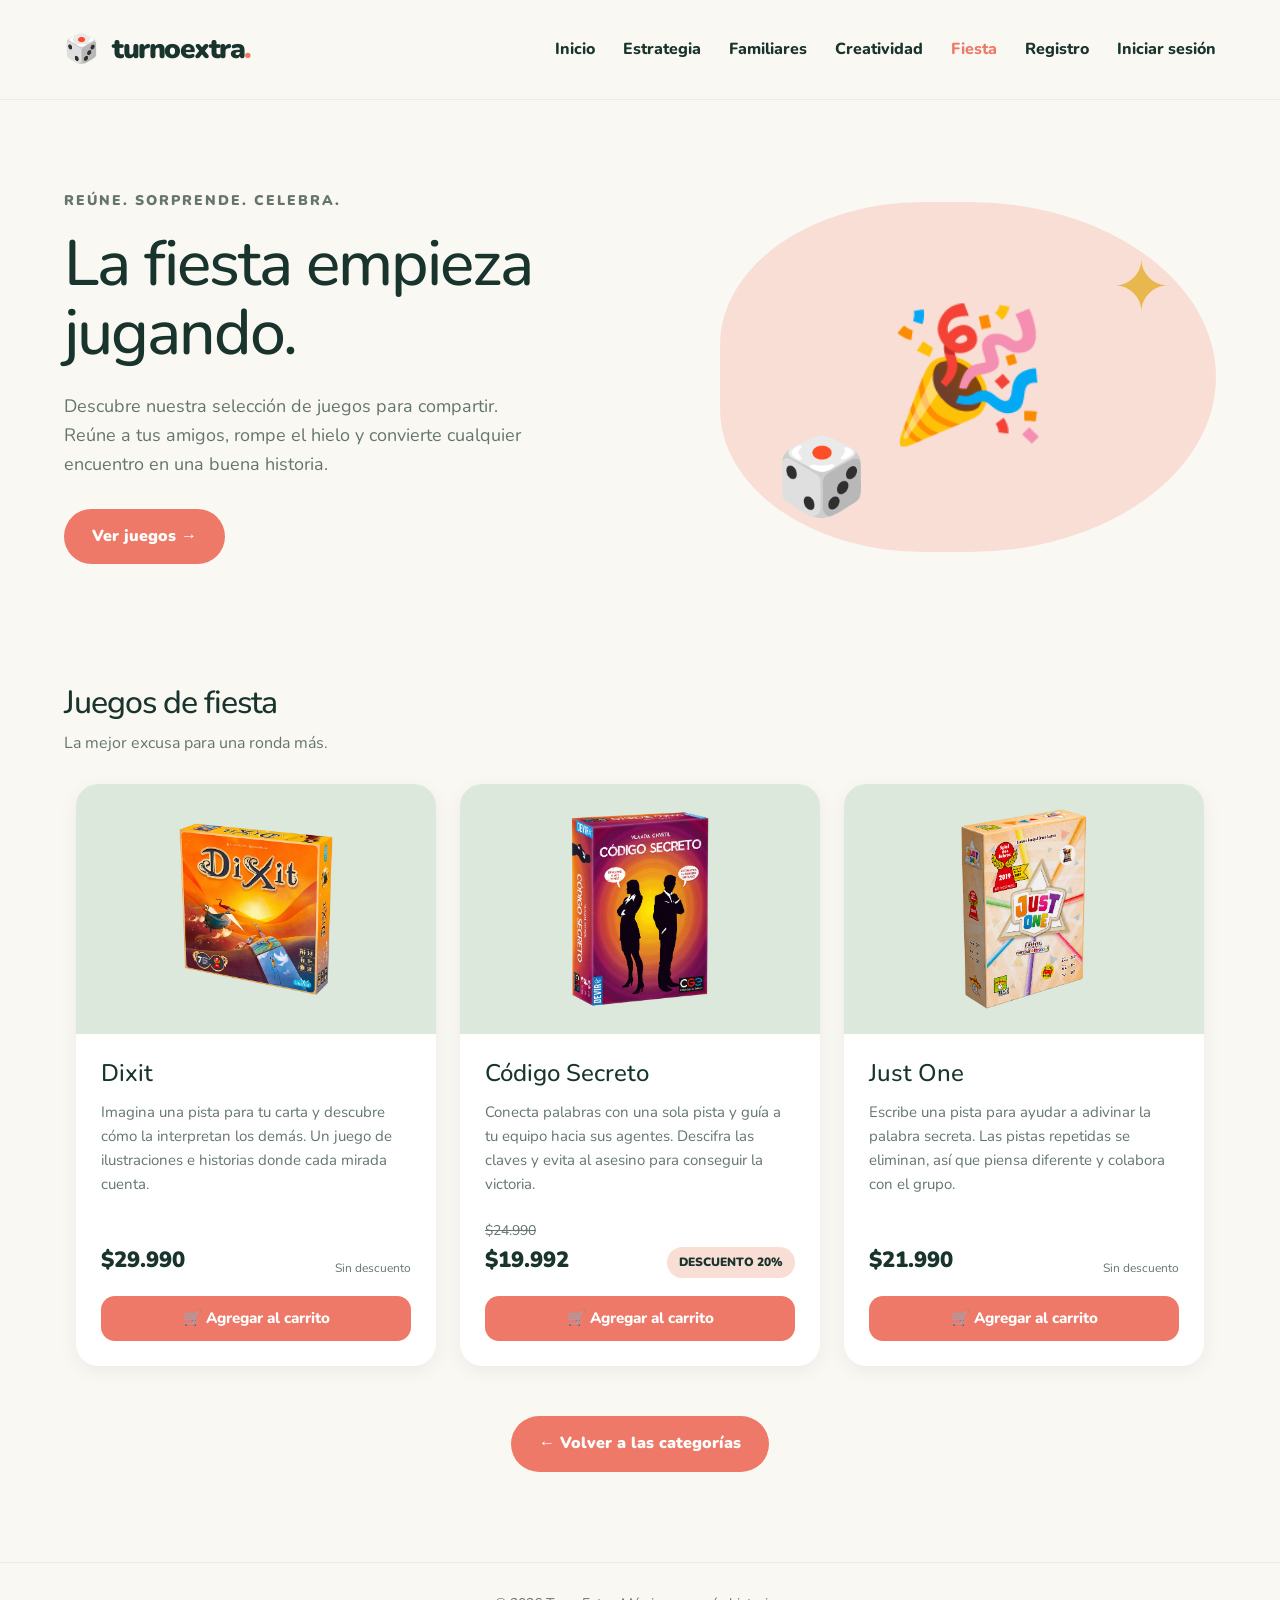
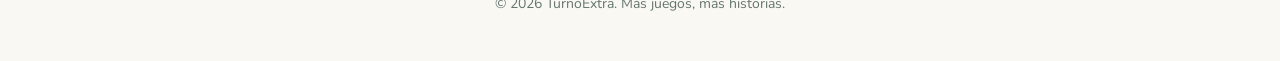
<file: pages/fiesta.html>
<!DOCTYPE html>
<html lang="es">
<head>
    <meta charset="UTF-8">
    <meta name="viewport" content="width=device-width, initial-scale=1.0">
    <title>Fiesta | Juegos de Mesa</title>
    <link rel="icon" type="image/svg+xml" href="../img/favicon.svg">
    <!-- Bootstrap 5 -->
    <link href="https://cdn.jsdelivr.net/npm/bootstrap@5.3.3/dist/css/bootstrap.min.css" rel="stylesheet">
    <link rel="stylesheet" href="../css/styles.css">
</head>

<body>
    
    <!-- Encabezado y navegación responsiva con Bootstrap 5 -->
    <header class="header">
        <nav class="navbar navbar-expand-lg"
            aria-label="Navegación principal">

            <!-- Logo de TurnoExtra -->
            <a href="../index.html" class="logo navbar-brand">
                <span class="logo-icon">🎲</span>
                turnoextra<span class="logo-dot">.</span>
            </a>

            <!-- Botón hamburguesa para pantallas pequeñas -->
            <button class="navbar-toggler"
                    type="button"
                    data-bs-toggle="collapse"
                    data-bs-target="#menuPrincipal"
                    aria-controls="menuPrincipal"
                    aria-expanded="false"
                    aria-label="Mostrar u ocultar menú">

                <span class="navbar-toggler-icon"></span>
            </button>

            <!-- Enlaces de navegación -->
            <div class="collapse navbar-collapse"
                id="menuPrincipal">

                <ul class="navbar-nav nav-links ms-auto">
                    <li class="nav-item">
                        <a class="nav-link" href="../index.html">
                            Inicio
                        </a>
                    </li>

                    <li class="nav-item">
                        <a class="nav-link" href="estrategia.html">
                            Estrategia
                        </a>
                    </li>

                    <li class="nav-item">
                        <a class="nav-link" href="familiares.html">
                            Familiares
                        </a>
                    </li>

                    <li class="nav-item">
                        <a class="nav-link" href="creatividad.html">
                            Creatividad
                        </a>
                    </li>

                    <li class="nav-item">
                        <a class="nav-link" href="fiesta.html" aria-current="page">
                            Fiesta
                        </a>
                    </li>

                    <!-- Opciones para visitantes -->
                    <li class="nav-item" data-session="guest">
                        <a class="nav-link" href="registro.html">
                            Registro
                        </a>
                    </li>

                    <li class="nav-item" data-session="guest">
                        <a class="nav-link" href="login.html">
                            Iniciar sesión
                        </a>
                    </li>

                    <!-- Carrito exclusivo del cliente -->
                    <li class="nav-item d-none" data-session="cliente">
                        <a class="nav-link" href="carrito.html">
                            🛒 Carrito
                        </a>
                    </li>

                    <!-- Perfil de usuarios autenticados -->
                    <li class="nav-item d-none" data-session="profile">
                        <a class="nav-link" href="perfil.html">
                            Mi perfil
                        </a>
                    </li>

                    <!-- Administración -->
                    <li class="nav-item d-none" data-session="admin">
                        <a class="nav-link" href="admin.html">
                            Administración
                        </a>
                    </li>

                    <!-- Cerrar sesión -->
                    <li class="nav-item d-none" data-session="logout">
                        <button type="button" class="nav-link session-logout">
                            Cerrar sesión
                        </button>
                    </li>

                </ul>

            </div>
        </nav>
    </header>



    <main>

        <!-- Presentación de la categoría Fiesta -->
        <section class="hero">
            <div class="hero-content">
                <p class="eyebrow">REÚNE. SORPRENDE. CELEBRA.</p>

                <h1>La fiesta empieza jugando.</h1>

                <p>
                    Descubre nuestra selección de juegos para compartir.
                    Reúne a tus amigos, rompe el hielo
                    y convierte cualquier encuentro en una buena historia.
                </p>

                <a href="#juegos" class="btn-primary">
                    Ver juegos →
                </a>
            </div>

            <div class="hero-visual party" aria-hidden="true">
                <span class="hero-dice">🎉</span>
                <span class="hero-star">✦</span>
                <span class="hero-piece">🎲</span>
            </div>
        </section>

        <!-- Catálogo de juegos -->
        <section id="juegos" class="categories">

            <div class="section-heading">
                <h2>Juegos de fiesta</h2>
                <p>La mejor excusa para una ronda más.</p>
            </div>

            <!-- Cuadrícula responsiva de productos con Bootstrap -->
            <div class="row g-4 product-grid" data-categoria="fiesta"></div>
            <template id="category-product">
                <div class="col-12 col-md-6 col-lg-4">
                    <article class="product-card h-100">
                        <div class="product-image"><img alt="" loading="lazy"></div>
                        <div class="product-info">
                            <h3></h3>
                            <p></p>
                            <div class="product-bottom">
                                <div class="product-prices">
                                    <span class="old-price" hidden></span>
                                    <span class="product-price"></span>
                                </div>
                                <span class="product-status"></span>
                            </div>
                            <button type="button" class="add-to-cart">🛒 Agregar al carrito</button>
                        </div>
                    </article>
                </div>
            </template>

            <!-- Enlace para regresar a las categorías -->
            <div class="back-navigation">
                <a href="../index.html#categorias" class="btn-primary">
                    ← Volver a las categorías
                </a>
            </div>

        </section>

    </main>

    <footer class="footer">
        <p>© 2026 TurnoExtra. Más juegos, más historias.</p>
    </footer>

    <!-- JavaScript de Bootstrap 5 -->
    <script src="https://cdn.jsdelivr.net/npm/bootstrap@5.3.3/dist/js/bootstrap.bundle.min.js"></script>
    <!-- Validación de inicio de sesión -->
    <script src="../js/sesion.js" defer></script>
    <!-- Carrito de compras -->
    <script src="../js/carrito.js" defer></script>
    <!-- Juegos publicados en esta categoría -->
    <script src="../js/categoria.js" defer></script>
</body>
</html>
</file>
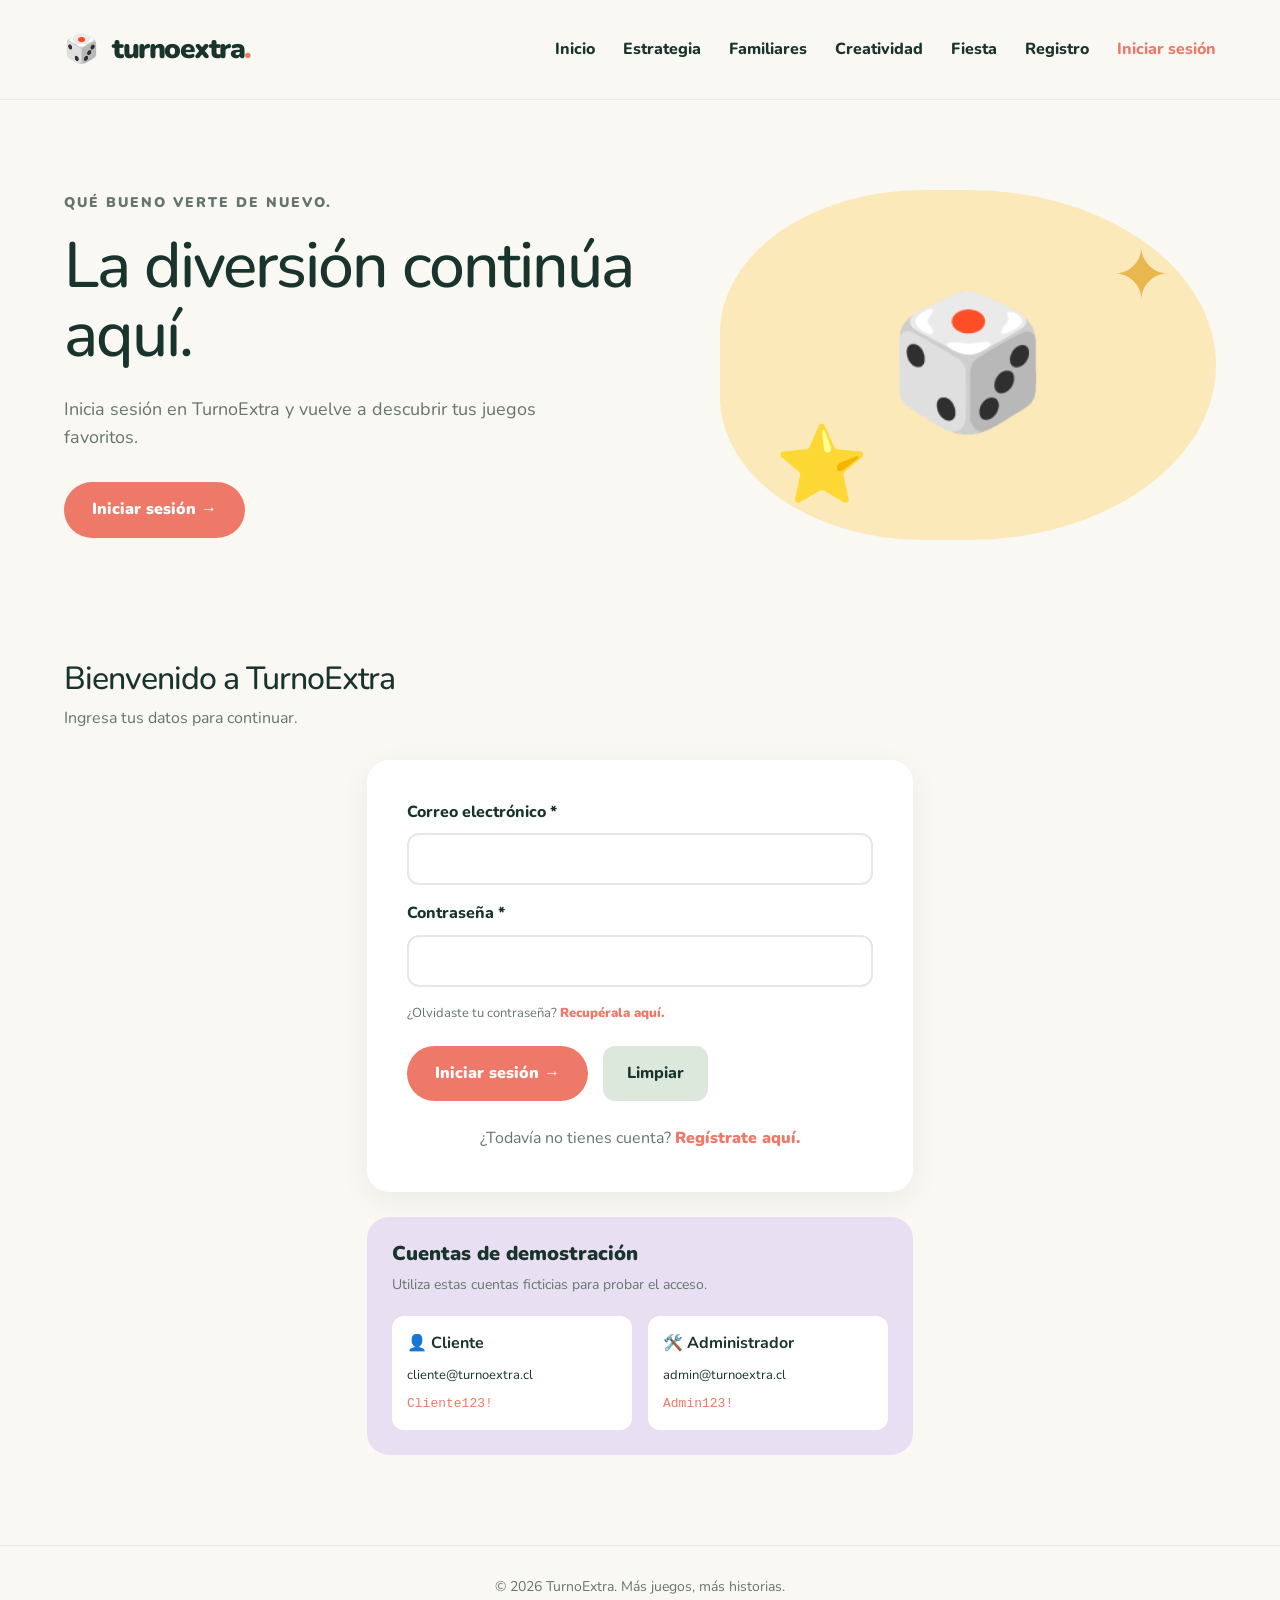
<file: pages/login.html>
<!DOCTYPE html>
<html lang="es">
<head>
    <meta charset="UTF-8">
    <meta name="viewport" content="width=device-width, initial-scale=1.0">
    <title>Iniciar sesión | TurnoExtra</title>
    <link rel="icon" type="image/svg+xml" href="../img/favicon.svg">

    <!-- Bootstrap 5 -->
    <link href="https://cdn.jsdelivr.net/npm/bootstrap@5.3.3/dist/css/bootstrap.min.css" rel="stylesheet">
    <link rel="stylesheet" href="../css/styles.css">
</head>

<body>

    <!-- Encabezado y navegación responsiva -->
    <header class="header">
        <nav class="navbar navbar-expand-lg" aria-label="Navegación principal">

            <a href="../index.html" class="logo navbar-brand">
                <span class="logo-icon">🎲</span>
                turnoextra<span class="logo-dot">.</span>
            </a>

            <button class="navbar-toggler"
                    type="button"
                    data-bs-toggle="collapse"
                    data-bs-target="#menuPrincipal"
                    aria-controls="menuPrincipal"
                    aria-expanded="false"
                    aria-label="Mostrar u ocultar menú">
                <span class="navbar-toggler-icon"></span>
            </button>

            <div class="collapse navbar-collapse" id="menuPrincipal">
                <ul class="navbar-nav nav-links ms-auto">
                    <li class="nav-item">
                        <a class="nav-link" href="../index.html">
                            Inicio
                        </a>
                    </li>

                    <li class="nav-item">
                        <a class="nav-link" href="estrategia.html">
                            Estrategia
                        </a>
                    </li>

                    <li class="nav-item">
                        <a class="nav-link" href="familiares.html">
                            Familiares
                        </a>
                    </li>

                    <li class="nav-item">
                        <a class="nav-link" href="creatividad.html">
                            Creatividad
                        </a>
                    </li>

                    <li class="nav-item">
                        <a class="nav-link" href="fiesta.html">
                            Fiesta
                        </a>
                    </li>

                    <!-- Opciones para visitantes -->
                    <li class="nav-item" data-session="guest">
                        <a class="nav-link" href="registro.html">
                            Registro
                        </a>
                    </li>

                    <li class="nav-item" data-session="guest">
                        <a class="nav-link" href="login.html" aria-current="page">
                            Iniciar sesión
                        </a>
                    </li>

                    <!-- Carrito exclusivo del cliente -->
                    <li class="nav-item d-none" data-session="cliente">
                        <a class="nav-link" href="carrito.html">
                            🛒 Carrito
                        </a>
                    </li>

                    <!-- Perfil de usuarios autenticados -->
                    <li class="nav-item d-none" data-session="profile">
                        <a class="nav-link" href="perfil.html">
                            Mi perfil
                        </a>
                    </li>

                    <!-- Administración -->
                    <li class="nav-item d-none" data-session="admin">
                        <a class="nav-link" href="admin.html">
                            Administración
                        </a>
                    </li>

                    <!-- Cerrar sesión -->
                    <li class="nav-item d-none" data-session="logout">
                        <button type="button" class="nav-link session-logout">
                            Cerrar sesión
                        </button>
                    </li>

                </ul>
            </div>
        </nav>
    </header>

    <main>

        <!-- Presentación -->
        <section class="hero">
            <div class="hero-content">
                <p class="eyebrow">QUÉ BUENO VERTE DE NUEVO.</p>

                <h1>La diversión continúa aquí.</h1>

                <p>
                    Inicia sesión en TurnoExtra y vuelve a descubrir
                    tus juegos favoritos.
                </p>

                <a href="#login" class="btn-primary">
                    Iniciar sesión →
                </a>
            </div>

            <div class="hero-visual family" aria-hidden="true">
                <span class="hero-dice">🎲</span>
                <span class="hero-star">✦</span>
                <span class="hero-piece">⭐</span>
            </div>
        </section>

        <!-- Formulario de inicio de sesión -->
        <section id="login" class="categories">

            <div class="section-heading">
                <h2>Bienvenido a TurnoExtra</h2>
                <p>Ingresa tus datos para continuar.</p>
            </div>

            <div class="container">
                <div class="row justify-content-center">
                    <div class="col-12 col-md-10 col-lg-6">

                        <form id="login-form"
                              class="registration-form"
                              novalidate>

                            <!-- Correo electrónico -->
                            <div class="mb-3">
                                <label for="login-email" class="form-label">
                                    Correo electrónico *
                                </label>

                                <input type="email"
                                       class="form-control"
                                       id="login-email"
                                       autocomplete="username"
                                       required>
                            </div>

                            <!-- Contraseña -->
                            <div class="mb-3">
                                <label for="login-password" class="form-label">
                                    Contraseña *
                                </label>

                                <input type="password"
                                       class="form-control"
                                       id="login-password"
                                       autocomplete="current-password"
                                       required>
                            </div>

                            <p class="form-hint">
                                ¿Olvidaste tu contraseña?
                                <a href="recuperar.html" class="auth-link">
                                    Recupérala aquí.
                                </a>
                            </p>

                            <!-- Mensajes dinámicos -->
                            <div id="login-message"
                                 class="form-message"
                                 role="status"
                                 aria-live="polite"></div>

                            <div class="form-actions">
                                <button type="submit" class="btn-primary">
                                    Iniciar sesión →
                                </button>

                                <button type="reset" class="btn-secondary">
                                    Limpiar
                                </button>
                            </div>

                            <p class="auth-footer">
                                ¿Todavía no tienes cuenta?
                                <a href="registro.html" class="auth-link">
                                    Regístrate aquí.
                                </a>
                            </p>

                        </form>

                        <!-- Cuentas ficticias para la evaluación -->
                        <div class="demo-accounts">
                            <h3>Cuentas de demostración</h3>

                            <p>
                                Utiliza estas cuentas ficticias
                                para probar el acceso.
                            </p>

                            <div class="row g-3">

                                <!-- Cuenta cliente -->
                                <div class="col-12 col-md-6">
                                    <div class="demo-account">
                                        <strong>👤 Cliente</strong>
                                        <span>cliente@turnoextra.cl</span>
                                        <code>Cliente123!</code>
                                    </div>
                                </div>

                                <!-- Cuenta administrador -->
                                <div class="col-12 col-md-6">
                                    <div class="demo-account">
                                        <strong>🛠️ Administrador</strong>
                                        <span>admin@turnoextra.cl</span>
                                        <code>Admin123!</code>
                                    </div>
                                </div>

                            </div>
                        </div>

                    </div>
                </div>
            </div>
        </section>

    </main>

    <footer class="footer">
        <p>© 2026 TurnoExtra. Más juegos, más historias.</p>
    </footer>

    <!-- Bootstrap 5 -->
    <script src="https://cdn.jsdelivr.net/npm/bootstrap@5.3.3/dist/js/bootstrap.bundle.min.js"></script>

    <!-- Gestión de sesiones simuladas -->
    <script src="../js/sesion.js" defer></script>
    <!-- Cuentas de usuario y perfiles locales -->
    <script src="../js/cuentas.js" defer></script>

    <!-- Validación del inicio de sesión -->
    <script src="../js/login.js" defer></script>

</body>
</html>
</file>
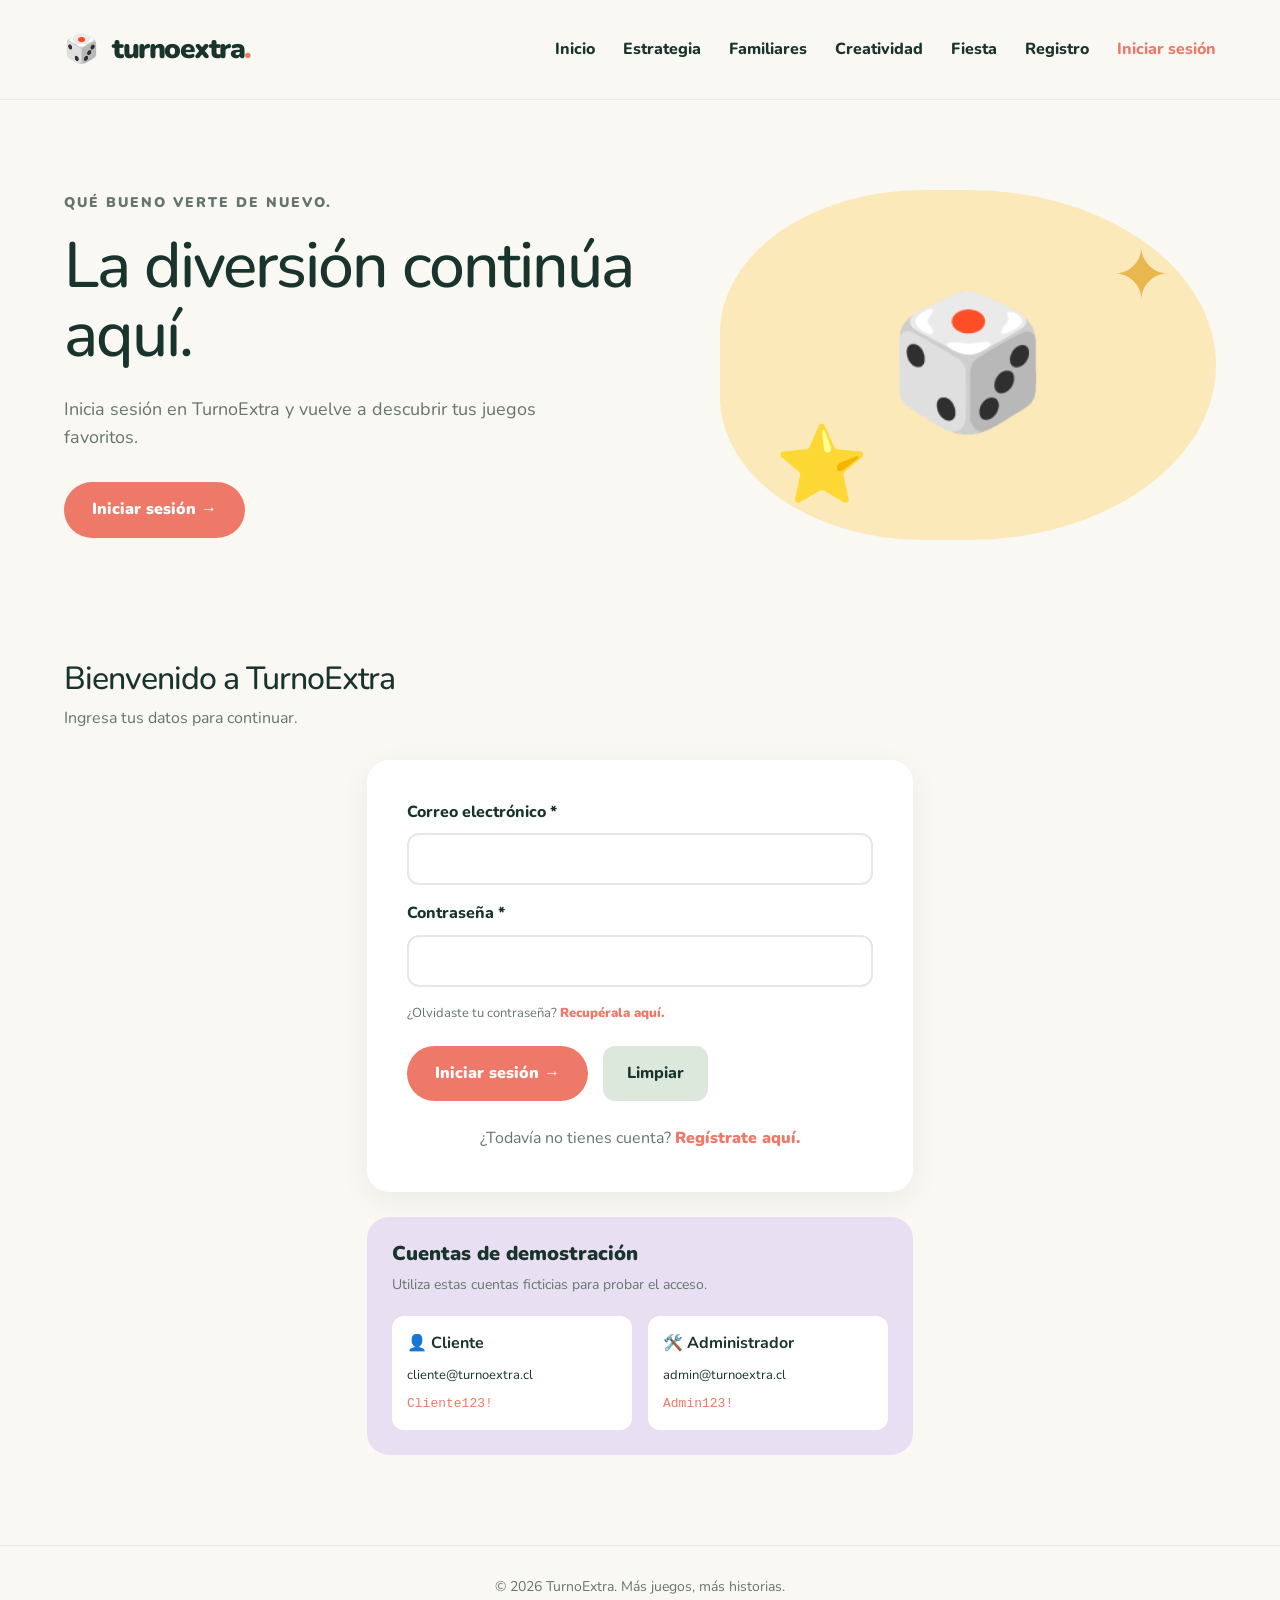
<file: pages/perfil.html>
<!DOCTYPE html>
<html lang="es">
<head>
    <meta charset="UTF-8">
    <meta name="viewport" content="width=device-width, initial-scale=1.0">
    <title>Mi perfil | TurnoExtra</title>
    <link rel="icon" type="image/svg+xml" href="../img/favicon.svg">

    <!-- Bootstrap 5 -->
    <link href="https://cdn.jsdelivr.net/npm/bootstrap@5.3.3/dist/css/bootstrap.min.css" rel="stylesheet">
    <link rel="stylesheet" href="../css/styles.css">
</head>

<body>

    <!-- Encabezado y navegación responsiva -->
    <header class="header">
        <nav class="navbar navbar-expand-lg" aria-label="Navegación principal">

            <a href="../index.html" class="logo navbar-brand">
                <span class="logo-icon">🎲</span>
                turnoextra<span class="logo-dot">.</span>
            </a>

            <button class="navbar-toggler"
                    type="button"
                    data-bs-toggle="collapse"
                    data-bs-target="#menuPrincipal"
                    aria-controls="menuPrincipal"
                    aria-expanded="false"
                    aria-label="Mostrar u ocultar menú">
                <span class="navbar-toggler-icon"></span>
            </button>

            <div class="collapse navbar-collapse" id="menuPrincipal">
                <ul class="navbar-nav nav-links ms-auto">
                    <li class="nav-item">
                        <a class="nav-link" href="../index.html">
                            Inicio
                        </a>
                    </li>

                    <li class="nav-item">
                        <a class="nav-link" href="estrategia.html">
                            Estrategia
                        </a>
                    </li>

                    <li class="nav-item">
                        <a class="nav-link" href="familiares.html">
                            Familiares
                        </a>
                    </li>

                    <li class="nav-item">
                        <a class="nav-link" href="creatividad.html">
                            Creatividad
                        </a>
                    </li>

                    <li class="nav-item">
                        <a class="nav-link" href="fiesta.html">
                            Fiesta
                        </a>
                    </li>

                    <!-- Opciones para visitantes -->
                    <li class="nav-item" data-session="guest">
                        <a class="nav-link" href="registro.html">
                            Registro
                        </a>
                    </li>

                    <li class="nav-item" data-session="guest">
                        <a class="nav-link" href="login.html">
                            Iniciar sesión
                        </a>
                    </li>

                    <!-- Carrito exclusivo del cliente -->
                    <li class="nav-item d-none" data-session="cliente">
                        <a class="nav-link" href="carrito.html">
                            🛒 Carrito
                        </a>
                    </li>

                    <!-- Perfil de usuarios autenticados -->
                    <li class="nav-item d-none" data-session="profile">
                        <a class="nav-link" href="perfil.html" aria-current="page">
                            Mi perfil
                        </a>
                    </li>

                    <!-- Administración -->
                    <li class="nav-item d-none" data-session="admin">
                        <a class="nav-link" href="admin.html">
                            Administración
                        </a>
                    </li>

                    <!-- Cerrar sesión -->
                    <li class="nav-item d-none" data-session="logout">
                        <button type="button" class="nav-link session-logout">
                            Cerrar sesión
                        </button>
                    </li>

                </ul>
            </div>
        </nav>
    </header>

    
    <main id="protected-content" class="d-none">

        <!-- Presentación del perfil -->
        <section class="hero">
            <div class="hero-content">
                <p class="eyebrow">TU ESPACIO EN TURNOEXTRA.</p>

                <h1>Tu perfil, tus aventuras.</h1>

                <p>
                    Mantén tus datos actualizados y prepárate
                    para seguir descubriendo nuevos juegos.
                </p>

                <a href="#perfil" class="btn-primary">
                    Editar mi perfil →
                </a>
                <a href="#historial" data-session="cliente" class="btn-secondary d-none">
                    Historial de compras
                </a>
            </div>

            <div class="hero-visual family" aria-hidden="true">
                <span class="hero-dice">🎲</span>
                <span class="hero-star">✦</span>
                <span class="hero-piece">⭐</span>
            </div>
        </section>

        <!-- Formulario de modificación de perfil -->
        <section id="perfil" class="categories">

            <div class="section-heading">
                <h2>Mi perfil</h2>
                <p>Consulta y modifica tus datos personales.</p>
            </div>

            <div class="container">
                <div class="row justify-content-center">
                    <div class="col-12 col-md-10 col-lg-8">

                        <form id="profile-form"
                            class="registration-form"
                            novalidate>

                            <!-- Nombre completo -->
                            <div class="mb-3">
                                <label for="profile-name" class="form-label">
                                    Nombre completo *
                                </label>

                                <input type="text"
                                    class="form-control"
                                    id="profile-name"
                                    name="fullName"
                                    autocomplete="name"
                                    required>
                            </div>

                            <!-- Nombre de usuario -->
                            <div class="mb-3">
                                <label for="profile-username" class="form-label">
                                    Nombre de usuario *
                                </label>

                                <input type="text"
                                    class="form-control"
                                    id="profile-username"
                                    name="username"
                                    autocomplete="username"
                                    required>
                            </div>

                            <!-- Correo electrónico -->
                            <div class="mb-3">
                                <label for="profile-email" class="form-label">
                                    Correo de contacto *
                                </label>

                                <input type="email"
                                    class="form-control"
                                    id="profile-email"
                                    name="email"
                                    autocomplete="email"
                                    required>
                            </div>

                            <!-- Fecha de nacimiento -->
                            <div class="mb-3">
                                <label for="profile-birth-date" class="form-label">
                                    Fecha de nacimiento *
                                </label>

                                <input type="date"
                                    class="form-control"
                                    id="profile-birth-date"
                                    name="birthDate"
                                    required>
                            </div>

                            <!-- Dirección de despacho -->
                            <div class="mb-3">
                                <label for="profile-address" class="form-label">
                                    Dirección de despacho (opcional)
                                </label>

                                <input type="text"
                                    class="form-control"
                                    id="profile-address"
                                    name="address"
                                    autocomplete="street-address">
                            </div>

                            <p class="form-hint">
                                Los cambios se guardarán localmente
                                en este navegador como demostración.
                            </p>

                            <!-- Mensajes dinámicos -->
                            <div id="profile-message"
                                class="form-message"
                                role="status"
                                aria-live="polite"></div>

                            <!-- Botones -->
                            <div class="form-actions">
                                <button type="submit" class="btn-primary">
                                    Guardar cambios →
                                </button>

                                <button type="button"
                                        id="restore-profile"
                                        class="btn-secondary">
                                    Restaurar datos
                                </button>
                            </div>

                        </form>

                    </div>
                </div>
            </div>
        </section>

        <!-- Compras confirmadas del cliente, desde la más reciente -->
        <section id="historial" data-session="cliente" class="categories d-none">
            <div class="section-heading">
                <h2>Historial de compras</h2>
                <p>Revisa los juegos y los precios de cada compra confirmada.</p>
            </div>
            <p id="history-message" class="text-center" role="status"></p>
            <div id="history-orders" class="d-grid gap-3"></div>

            <template id="history-order">
                <details class="bg-white border rounded-4 p-3">
                    <summary class="fw-bold">
                        <time></time> · <span class="order-total"></span>
                    </summary>
                    <ul class="list-group list-group-flush mt-2"></ul>
                </details>
            </template>
        </section>
    </main>


    <footer class="footer">
        <p>© 2026 TurnoExtra. Más juegos, más historias.</p>
    </footer>

    <!-- Bootstrap 5 -->
    <script src="https://cdn.jsdelivr.net/npm/bootstrap@5.3.3/dist/js/bootstrap.bundle.min.js"></script>

    <!-- Validación de inicio de sesión -->
    <script src="../js/sesion.js" defer></script>
    <!-- Cuentas de usuario y perfiles locales -->
    <script src="../js/cuentas.js" defer></script>

    <!-- Consulta de compras guardadas y formato de precios -->
    <script src="../js/carrito.js" defer></script>

    <!-- Historial del cliente -->
    <script src="../js/historial.js" defer></script>

    <!-- Validaciones y modificación del perfil -->
    <script src="../js/perfil.js" defer></script>
</body>
</html>
</file>
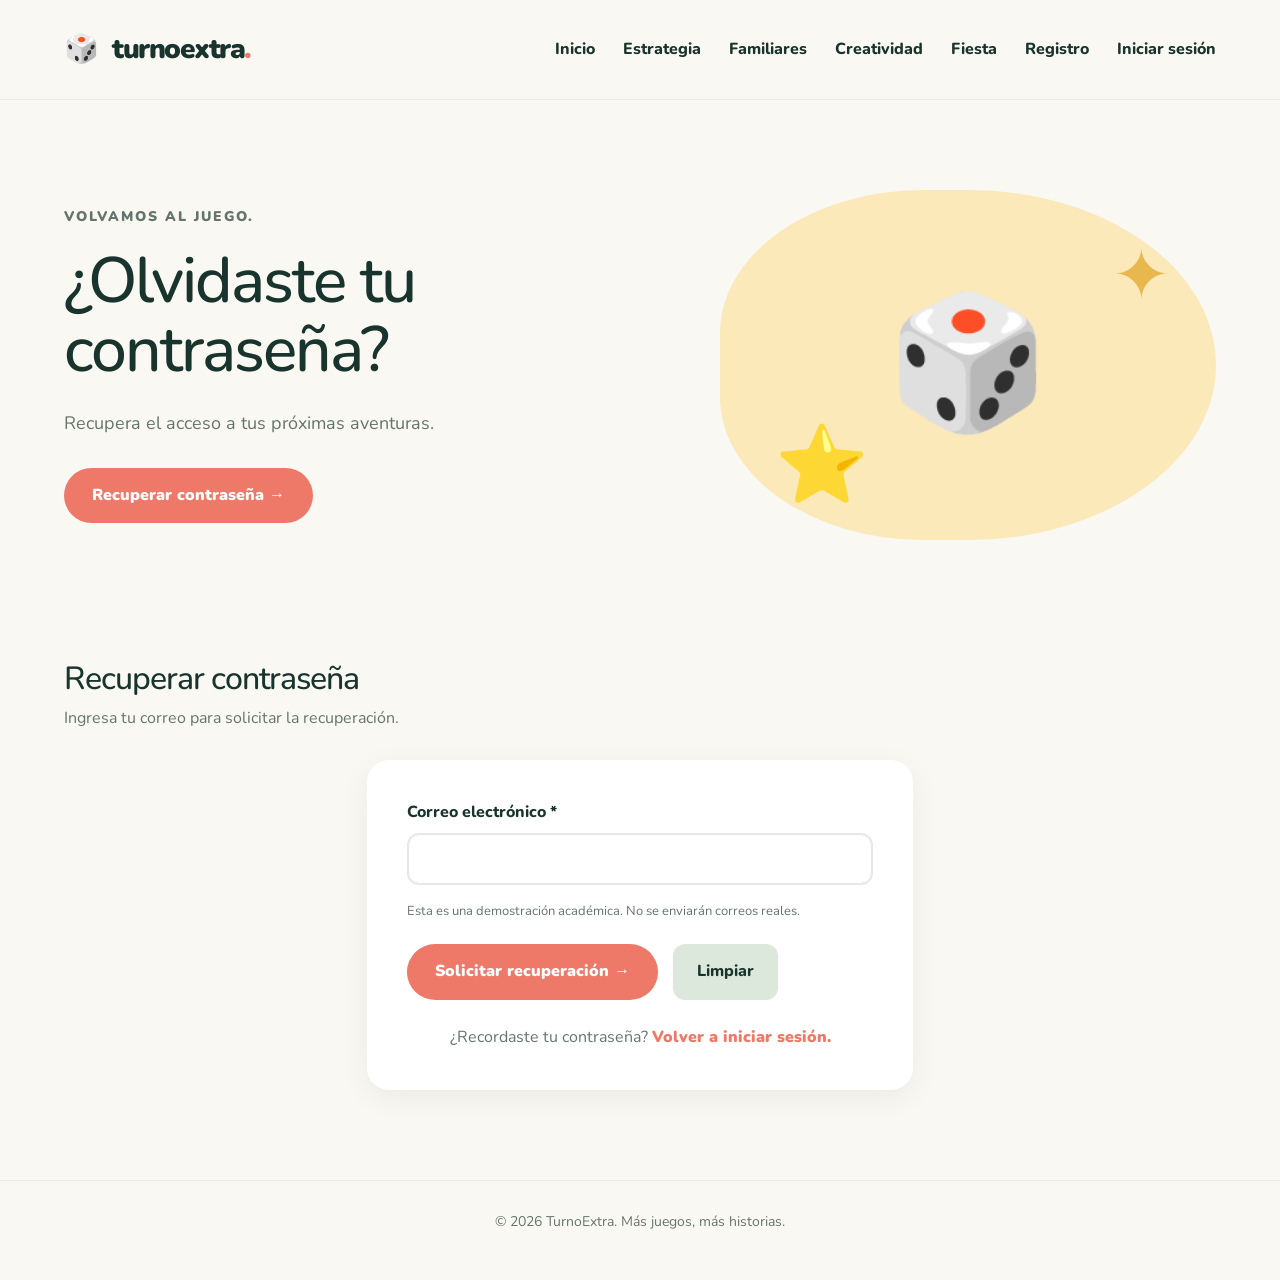
<file: pages/recuperar.html>
<!DOCTYPE html>
<html lang="es">
<head>
    <meta charset="UTF-8">
    <meta name="viewport" content="width=device-width, initial-scale=1.0">
    <title>Recuperar contraseña | TurnoExtra</title>
    <link rel="icon" type="image/svg+xml" href="../img/favicon.svg">

    <!-- Bootstrap 5 -->
    <link href="https://cdn.jsdelivr.net/npm/bootstrap@5.3.3/dist/css/bootstrap.min.css" rel="stylesheet">
    <link rel="stylesheet" href="../css/styles.css">
</head>

<body>

    <!-- Encabezado y navegación responsiva -->
    <header class="header">
        <nav class="navbar navbar-expand-lg" aria-label="Navegación principal">

            <a href="../index.html" class="logo navbar-brand">
                <span class="logo-icon">🎲</span>
                turnoextra<span class="logo-dot">.</span>
            </a>

            <button class="navbar-toggler"
                    type="button"
                    data-bs-toggle="collapse"
                    data-bs-target="#menuPrincipal"
                    aria-controls="menuPrincipal"
                    aria-expanded="false"
                    aria-label="Mostrar u ocultar menú">
                <span class="navbar-toggler-icon"></span>
            </button>

            <div class="collapse navbar-collapse" id="menuPrincipal">
                <ul class="navbar-nav nav-links ms-auto">
                    <li class="nav-item">
                        <a class="nav-link" href="../index.html">
                            Inicio
                        </a>
                    </li>

                    <li class="nav-item">
                        <a class="nav-link" href="estrategia.html">
                            Estrategia
                        </a>
                    </li>

                    <li class="nav-item">
                        <a class="nav-link" href="familiares.html">
                            Familiares
                        </a>
                    </li>

                    <li class="nav-item">
                        <a class="nav-link" href="creatividad.html">
                            Creatividad
                        </a>
                    </li>

                    <li class="nav-item">
                        <a class="nav-link" href="fiesta.html">
                            Fiesta
                        </a>
                    </li>

                    <!-- Opciones para visitantes -->
                    <li class="nav-item" data-session="guest">
                        <a class="nav-link" href="registro.html">
                            Registro
                        </a>
                    </li>

                    <li class="nav-item" data-session="guest">
                        <a class="nav-link" href="login.html">
                            Iniciar sesión
                        </a>
                    </li>

                    <!-- Carrito exclusivo del cliente -->
                    <li class="nav-item d-none" data-session="cliente">
                        <a class="nav-link" href="carrito.html">
                            🛒 Carrito
                        </a>
                    </li>

                    <!-- Perfil de usuarios autenticados -->
                    <li class="nav-item d-none" data-session="profile">
                        <a class="nav-link" href="perfil.html">
                            Mi perfil
                        </a>
                    </li>

                    <!-- Administración -->
                    <li class="nav-item d-none" data-session="admin">
                        <a class="nav-link" href="admin.html">
                            Administración
                        </a>
                    </li>

                    <!-- Cerrar sesión -->
                    <li class="nav-item d-none" data-session="logout">
                        <button type="button" class="nav-link session-logout">
                            Cerrar sesión
                        </button>
                    </li>

                </ul>
            </div>
        </nav>
    </header>

    <main>
        <!-- Presentación -->
        <section class="hero">
            <div class="hero-content">
                <p class="eyebrow">VOLVAMOS AL JUEGO.</p>

                <h1>¿Olvidaste tu contraseña?</h1>

                <p>
                    Recupera el acceso a tus próximas aventuras.
                </p>

                <a href="#recuperar" class="btn-primary">
                    Recuperar contraseña →
                </a>
            </div>

            <div class="hero-visual family" aria-hidden="true">
                <span class="hero-dice">🎲</span>
                <span class="hero-star">✦</span>
                <span class="hero-piece">⭐</span>
            </div>
        </section>

        
        <!-- Formulario de recuperación de contraseña -->
        <section id="recuperar" class="categories">

            <div class="section-heading">
                <h2>Recuperar contraseña</h2>
                <p>Ingresa tu correo para solicitar la recuperación.</p>
            </div>

            <div class="container">
                <div class="row justify-content-center">
                    <div class="col-12 col-md-10 col-lg-6">

                        <form id="recovery-form"
                            class="registration-form"
                            novalidate>

                            <div class="mb-3">
                                <label for="recovery-email" class="form-label">
                                    Correo electrónico *
                                </label>

                                <input type="email"
                                    class="form-control"
                                    id="recovery-email"
                                    name="email"
                                    autocomplete="email"
                                    required>
                            </div>

                            <p class="form-hint">
                                Esta es una demostración académica.
                                No se enviarán correos reales.
                            </p>

                            <div id="recovery-message"
                                class="form-message"
                                role="status"
                                aria-live="polite"></div>

                            <div class="form-actions">
                                <button type="submit" class="btn-primary">
                                    Solicitar recuperación →
                                </button>

                                <button type="reset" class="btn-secondary">
                                    Limpiar
                                </button>
                            </div>

                            <p class="auth-footer">
                                ¿Recordaste tu contraseña?
                                <a href="login.html" class="auth-link">
                                    Volver a iniciar sesión.
                                </a>
                            </p>

                        </form>
                    </div>
                </div>
            </div>
        </section>

    </main>

    <footer class="footer">
        <p>© 2026 TurnoExtra. Más juegos, más historias.</p>
    </footer>

    <!-- Bootstrap 5 -->
    <script src="https://cdn.jsdelivr.net/npm/bootstrap@5.3.3/dist/js/bootstrap.bundle.min.js"></script>
    <!-- Validación de inicio de sesión -->
    <script src="../js/sesion.js" defer></script>

    <!-- Validación de recuperación de contraseña -->
    <script src="../js/recuperar.js" defer></script>
</body>
</html>
</file>
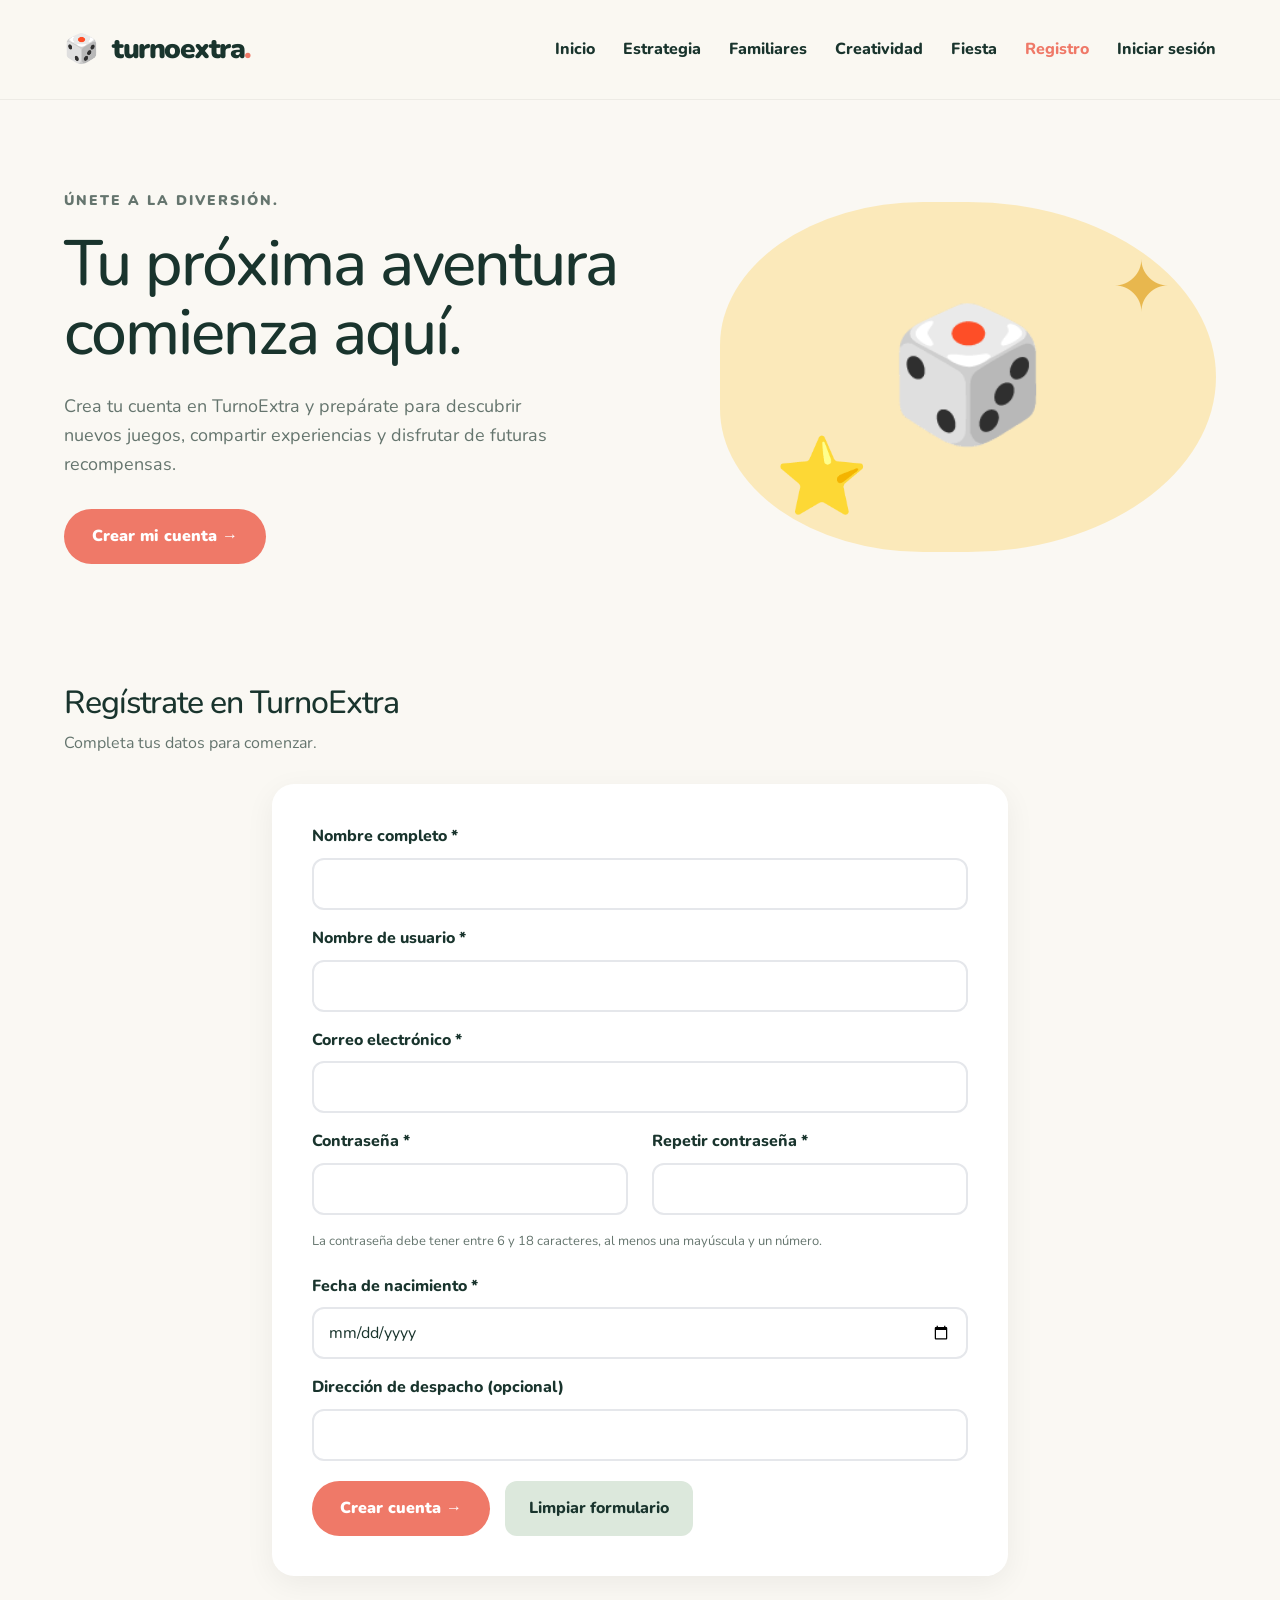
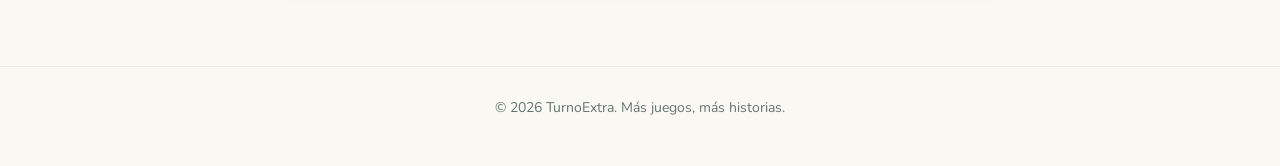
<file: pages/registro.html>
<!DOCTYPE html>
<html lang="es">
<head>
    <meta charset="UTF-8">
    <meta name="viewport" content="width=device-width, initial-scale=1.0">
    <title>Registro | TurnoExtra</title>
    <link rel="icon" type="image/svg+xml" href="../img/favicon.svg">
    <!-- Bootstrap 5 -->
    <link href="https://cdn.jsdelivr.net/npm/bootstrap@5.3.3/dist/css/bootstrap.min.css" rel="stylesheet">
    <link rel="stylesheet" href="../css/styles.css">
</head>

<body>
    
    <!-- Encabezado y navegación responsiva con Bootstrap 5 -->
    <header class="header">
        <nav class="navbar navbar-expand-lg"
            aria-label="Navegación principal">

            <!-- Logo de TurnoExtra -->
            <a href="../index.html" class="logo navbar-brand">
                <span class="logo-icon">🎲</span>
                turnoextra<span class="logo-dot">.</span>
            </a>

            <!-- Botón hamburguesa para pantallas pequeñas -->
            <button class="navbar-toggler"
                    type="button"
                    data-bs-toggle="collapse"
                    data-bs-target="#menuPrincipal"
                    aria-controls="menuPrincipal"
                    aria-expanded="false"
                    aria-label="Mostrar u ocultar menú">

                <span class="navbar-toggler-icon"></span>
            </button>

            <!-- Enlaces de navegación -->
            <div class="collapse navbar-collapse"
                id="menuPrincipal">

                <ul class="navbar-nav nav-links ms-auto">
                    <li class="nav-item">
                        <a class="nav-link" href="../index.html">
                            Inicio
                        </a>
                    </li>

                    <li class="nav-item">
                        <a class="nav-link" href="estrategia.html">
                            Estrategia
                        </a>
                    </li>

                    <li class="nav-item">
                        <a class="nav-link" href="familiares.html">
                            Familiares
                        </a>
                    </li>

                    <li class="nav-item">
                        <a class="nav-link" href="creatividad.html">
                            Creatividad
                        </a>
                    </li>

                    <li class="nav-item">
                        <a class="nav-link" href="fiesta.html">
                            Fiesta
                        </a>
                    </li>

                    <!-- Opciones para visitantes -->
                    <li class="nav-item" data-session="guest">
                        <a class="nav-link" href="registro.html" aria-current="page">
                            Registro
                        </a>
                    </li>

                    <li class="nav-item" data-session="guest">
                        <a class="nav-link" href="login.html">
                            Iniciar sesión
                        </a>
                    </li>

                    <!-- Carrito exclusivo del cliente -->
                    <li class="nav-item d-none" data-session="cliente">
                        <a class="nav-link" href="carrito.html">
                            🛒 Carrito
                        </a>
                    </li>

                    <!-- Perfil de usuarios autenticados -->
                    <li class="nav-item d-none" data-session="profile">
                        <a class="nav-link" href="perfil.html">
                            Mi perfil
                        </a>
                    </li>

                    <!-- Administración -->
                    <li class="nav-item d-none" data-session="admin">
                        <a class="nav-link" href="admin.html">
                            Administración
                        </a>
                    </li>

                    <!-- Cerrar sesión -->
                    <li class="nav-item d-none" data-session="logout">
                        <button type="button" class="nav-link session-logout">
                            Cerrar sesión
                        </button>
                    </li>

                </ul>

            </div>
        </nav>
    </header>


    <main>

    <!-- Presentación de la página de registro -->
    <section class="hero">
        <div class="hero-content">
            <p class="eyebrow">ÚNETE A LA DIVERSIÓN.</p>

            <h1>Tu próxima aventura comienza aquí.</h1>

            <p>
                Crea tu cuenta en TurnoExtra y prepárate
                para descubrir nuevos juegos, compartir
                experiencias y disfrutar de futuras recompensas.
            </p>

            <a href="#registro" class="btn-primary">
                Crear mi cuenta →
            </a>
        </div>

        <div class="hero-visual family" aria-hidden="true">
            <span class="hero-dice">🎲</span>
            <span class="hero-star">✦</span>
            <span class="hero-piece">⭐</span>
        </div>
    </section>

    <!-- Formulario de registro -->
    <section id="registro" class="categories">

        <div class="section-heading">
            <h2>Regístrate en TurnoExtra</h2>
            <p>Completa tus datos para comenzar.</p>
        </div>

        <div class="container">
            <div class="row justify-content-center">
                <div class="col-12 col-md-10 col-lg-8">

                    <form id="registration-form"
                          class="registration-form"
                          novalidate>

                        <!-- Nombre completo -->
                        <div class="mb-3">
                            <label for="full-name" class="form-label">
                                Nombre completo *
                            </label>

                            <input type="text"
                                   class="form-control"
                                   id="full-name"
                                   name="fullName"
                                   autocomplete="name"
                                   required>
                        </div>

                        <!-- Nombre de usuario -->
                        <div class="mb-3">
                            <label for="username" class="form-label">
                                Nombre de usuario *
                            </label>

                            <input type="text"
                                   class="form-control"
                                   id="username"
                                   name="username"
                                   autocomplete="username"
                                   required>
                        </div>

                        <!-- Correo electrónico -->
                        <div class="mb-3">
                            <label for="email" class="form-label">
                                Correo electrónico *
                            </label>

                            <input type="email"
                                   class="form-control"
                                   id="email"
                                   name="email"
                                   autocomplete="email"
                                   required>
                        </div>

                        <!-- Contraseñas -->
                        <div class="row">

                            <div class="col-12 col-md-6 mb-3">
                                <label for="password" class="form-label">
                                    Contraseña *
                                </label>

                                <input type="password"
                                       class="form-control"
                                       id="password"
                                       name="password"
                                       autocomplete="new-password"
                                       minlength="6"
                                       maxlength="18"
                                       required>
                            </div>

                            <div class="col-12 col-md-6 mb-3">
                                <label for="confirm-password" class="form-label">
                                    Repetir contraseña *
                                </label>

                                <input type="password"
                                       class="form-control"
                                       id="confirm-password"
                                       name="confirmPassword"
                                       autocomplete="new-password"
                                       required>
                            </div>

                        </div>

                        <p class="form-hint">
                            La contraseña debe tener entre 6 y 18 caracteres,
                            al menos una mayúscula y un número.
                        </p>

                        <!-- Fecha de nacimiento -->
                        <div class="mb-3">
                            <label for="birth-date" class="form-label">
                                Fecha de nacimiento *
                            </label>

                            <input type="date"
                                   class="form-control"
                                   id="birth-date"
                                   name="birthDate"
                                   required>
                        </div>

                        <!-- Dirección de despacho -->
                        <div class="mb-3">
                            <label for="address" class="form-label">
                                Dirección de despacho (opcional)
                            </label>

                            <input type="text"
                                   class="form-control"
                                   id="address"
                                   name="address"
                                   autocomplete="street-address">
                        </div>

                        <!-- Mensajes dinámicos de validación -->
                        <div id="form-message"
                             class="form-message"
                             role="status"
                             aria-live="polite"></div>

                        <!-- Botones del formulario -->
                        <div class="form-actions">
                            <button type="submit" class="btn-primary">
                                Crear cuenta →
                            </button>

                            <button type="reset" class="btn-secondary">
                                Limpiar formulario
                            </button>
                        </div>

                    </form>

                </div>
            </div>
        </div>

    </section>

    </main>

    <footer class="footer">
        <p>© 2026 TurnoExtra. Más juegos, más historias.</p>
    </footer>
    
    <!-- JavaScript de Bootstrap 5 -->
    <script src="https://cdn.jsdelivr.net/npm/bootstrap@5.3.3/dist/js/bootstrap.bundle.min.js"></script>
    <!-- Validación de inicio de sesión -->
    <script src="../js/sesion.js" defer></script>
    <!-- Cuentas de usuario y perfiles locales -->
    <script src="../js/cuentas.js" defer></script>
    <!-- Validaciones del formulario -->
    <script src="../js/registro.js" defer></script>
</body>
</html>
</file>
<file: css/styles.css>
/* ====================
   DISEÑO PRINCIPAL
   ==================== */


/* Fuente principal */
@import url('https://fonts.googleapis.com/css2?family=Nunito:wght@400;500;600;700;800;900&display=swap');


/* Paleta de Colores */
:root {
    --cream: #FAF8F3;
    --dark: #19342D;
    --coral: #EF7968;
    --sage: #DCE8DC;
    --lavender: #E8DFF2;
    --yellow: #FBE9BA;
    --blue: #DCEAF6;
    --peach: #F9DED5;
    --muted: #65756E;
    --radius: 22px;
}

/* Reset de estilos y configuración global */
* {
    margin: 0;
    padding: 0;
    box-sizing: border-box;
}

html {
    scroll-behavior: smooth; /* comportamiento de desplazamiento suave */
}

/* Estilos generales para el cuerpo y enlaces */
body {
    font-family: 'Nunito', sans-serif; /* fuente */
    background: var(--cream); /* color de fondo */
    color: var(--dark);    /* color de texto */
    line-height: 1.6; /* altura de línea */
}

a {
    text-decoration: none; /* sin subrayado */
    color: inherit; /* hereda el color del texto */
}

/* Estilos para el encabezado y la barra de navegación */
.header {
    background: rgba(250, 248, 243, 0.95); /* color de fondo con transparencia */
    border-bottom: 1px solid #EDEBE5; /* línea inferior */
}

.navbar {
    max-width: 1200px; /* ancho máximo */
    margin: auto; /* centrado horizontal */
    padding: 22px 24px; /* espacio interno */
    display: flex; /* diseño flexible */
    justify-content: space-between; /* espacio entre elementos */
    align-items: center; /* alineación vertical */
    gap: 24px; /* espacio entre elementos */
}


/* Diseños del Logo */
.logo {
    font-size: 28px; /* tamaño de fuente */
    font-weight: 900; /* grosor de fuente */
    letter-spacing: -1.5px; /* espaciado entre letras */
}

.logo-icon {
    margin-right: 8px; /* espacio a la derecha del icono */
}

.logo-dot {
    color: var(--coral); /* color del punto */
}


/* Enlaces de navegación */
.nav-links {
    display: flex; /* distribución horizontal */
    list-style: none; /* elimina las viñetas */
    gap: 28px; /* espacio entre enlaces */
    font-weight: 800; /* grosor de fuente */
}

/* Enlaces al pasar el cursor o cuando la página está activa */
.nav-links a:hover,
.nav-links a[aria-current="page"] {
    color: var(--coral); /* color destacado */
}
/* Contenedor principal de presentación */
.hero {
    max-width: 1200px; /* ancho máximo */
    margin: auto; /* centrado horizontal */
    padding: 90px 24px; /* espacio interno vertical y horizontal */
    display: grid; /* distribución mediante CSS Grid */
    grid-template-columns: 1.1fr 0.9fr; /* dos columnas proporcionales */
    align-items: center; /* alineación vertical */
    gap: 50px; /* espacio entre columnas */
}

/* Contenido de texto de la presentación */
.hero-content {
    animation: fadeUp 0.8s ease both; /* animación de entrada */
}

/* Texto pequeño sobre el título principal */
.eyebrow {
    font-size: 14px; /* tamaño de fuente */
    font-weight: 900; /* grosor de fuente */
    letter-spacing: 2px; /* separación entre letras */
    color: var(--muted); /* color secundario */
    margin-bottom: 18px; /* espacio inferior */
}

/* Título principal de la página */
.hero h1 {
    font-size: clamp(40px, 5vw, 70px); /* tamaño adaptable entre 40 y 70 píxeles */
    line-height: 1.08; /* altura de línea */
    letter-spacing: -2px; /* reduce la separación entre letras */
    margin-bottom: 24px; /* espacio inferior */
}

/* Párrafo descriptivo de la presentación */
.hero-content > p:not(.eyebrow) {
    color: var(--muted); /* color secundario */
    font-size: 18px; /* tamaño de fuente */
    max-width: 490px; /* ancho máximo del texto */
    margin-bottom: 30px; /* espacio inferior */
}

/* Botón principal para explorar los juegos */
.btn-primary {
    display: inline-block; /* permite aplicar dimensiones y espaciados */
    background: var(--coral); /* color de fondo */
    color: white; /* color del texto */
    padding: 15px 28px; /* espacio interno */
    border-radius: 40px; /* bordes redondeados */
    font-weight: 900; /* grosor de fuente */
    transition: transform 0.25s, background 0.25s; /* transición suave */
    cursor: pointer; /* muestra la mano al pasar sobre el botón */
    font-family: inherit; /* mantiene la fuente Nunito */
}

/* Efecto al pasar el cursor sobre el botón */
.btn-primary:hover {
    background: #D95F50; /* oscurece el color de fondo */
    transform: translateY(-4px); /* desplaza el botón hacia arriba */
}

/* Contenedor de elementos decorativos */
.hero-visual {
    min-height: 350px; /* altura mínima */
    background: var(--sage); /* color de fondo */
    border-radius: 45% 55% 55% 45%; /* forma orgánica */
    display: flex; /* distribución flexible */
    justify-content: center; /* centrado horizontal */
    align-items: center; /* centrado vertical */
    position: relative; /* referencia para elementos posicionados */
    animation: float 5s ease-in-out infinite; /* movimiento flotante continuo */
}

/* Dado decorativo principal */
.hero-dice {
    font-size: 130px; /* tamaño del dado */
    animation: rotateDice 8s ease-in-out infinite; /* rotación suave */
}

/* Estrella decorativa */
.hero-star {
    position: absolute; /* posicionamiento dentro del contenedor */
    top: 30px; /* distancia desde arriba */
    right: 45px; /* distancia desde la derecha */
    font-size: 70px; /* tamaño de la estrella */
    color: #E8B74E; /* color amarillo */
}

/* Pieza de juego decorativa */
.hero-piece {
    position: absolute; /* posicionamiento dentro del contenedor */
    bottom: 15px; /* distancia desde abajo */
    left: 55px; /* distancia desde la izquierda */
    font-size: 75px; /* tamaño de la pieza */
    color: var(--coral); /* color destacado */
}

/* Contenedor general de categorías */
.categories {
    max-width: 1200px; /* ancho máximo */
    margin: auto; /* centrado horizontal */
    padding: 30px 24px 90px; /* espacio interno */
}

/* Encabezado de la sección */
.section-heading {
    margin-bottom: 28px; /* separación respecto a las tarjetas */
}

/* Título de la sección */
.section-heading h2 {
    font-size: 32px; /* tamaño de fuente */
    letter-spacing: -1px; /* separación entre letras */
}

/* Descripción de la sección */
.section-heading p {
    color: var(--muted); /* color secundario */
}



/* Imagen representativa de cada categoría */
.category-image {
    width: 100%;
    height: 140px;
    object-fit: contain;
    display: block;
    margin-bottom: 18px;
}

/* Collage de tres juegos en cada categoría */
.category-collage {
    position: relative;
    width: 100%;
    max-width: 300px;
    height: 165px;
    margin: 0 auto 20px;
}

.category-collage img {
    position: absolute;
    bottom: 10px;
    width: 54%;
    height: 135px;
    object-fit: contain;
    filter: drop-shadow(0 5px 5px rgba(25, 52, 45, 0.15));
}

/* Caja izquierda */
.category-collage img:nth-child(1) {
    left: 0;
    transform: rotate(-12deg);
    z-index: 1;
}

/* Caja central */
.category-collage img:nth-child(2) {
    left: 23%;
    bottom: 0;
    height: 150px;
    z-index: 3;
}

/* Caja derecha */
.category-collage img:nth-child(3) {
    right: 0;
    transform: rotate(12deg);
    z-index: 2;
}




/* Diseño general de las tarjetas */
.category-card {
    padding: 28px; /* espacio interno */
    border-radius: var(--radius); /* bordes redondeados */
    min-height: 240px; /* altura mínima */
    display: flex; /* distribución flexible */
    flex-direction: column; /* elementos ordenados verticalmente */
    align-items: flex-start; /* alineación al inicio */
    transition: transform 0.3s, box-shadow 0.3s; /* transiciones suaves */
    animation: cardReveal 0.7s ease both; /* animación de aparición */
}

/* Efecto al pasar el cursor sobre una tarjeta */
.category-card:hover {
    transform: translateY(-8px); /* eleva la tarjeta */
    box-shadow: 0 14px 30px rgba(25, 52, 45, 0.10); /* sombra suave */
}

/* Icono de cada categoría */
.category-icon {
    font-size: 55px; /* tamaño del icono */
    margin-bottom: 18px; /* separación inferior */
}

/* Nombre de la categoría */
.category-card h3 {
    font-size: 23px; /* tamaño de fuente */
    font-weight: 900; /* grosor de fuente */
}

/* Descripción de la categoría */
.category-card p {
    font-size: 14px; /* tamaño de fuente */
    margin-top: 5px; /* separación superior */
}

/* Flecha de navegación */
.category-arrow {
    margin-top: auto; /* empuja la flecha hacia abajo */
    align-self: flex-end; /* alinea la flecha a la derecha */
    font-size: 24px; /* tamaño de la flecha */
}

/* Colores de fondo según la categoría */
.strategy {
    background: var(--lavender); /* lila pastel */
}

.family {
    background: var(--yellow); /* amarillo pastel */
}

.creativity {
    background: var(--blue); /* azul pastel */
}

.party {
    background: var(--peach); /* durazno pastel */
}

/* Estilos del pie de página */
.footer {
    text-align: center; /* texto centrado */
    padding: 30px; /* espacio interno */
    border-top: 1px solid #EDEBE5; /* línea divisoria superior */
    color: var(--muted); /* color secundario */
    font-size: 14px; /* tamaño de fuente */
}




/* ====================
   ANIMACIONES CSS
   ==================== */


/* Animación 1: aparición con desplazamiento hacia arriba */
@keyframes fadeUp {
    from {
        opacity: 0; /* elemento invisible */
        transform: translateY(25px); /* posición inicial inferior */
    }
    to {
        opacity: 1; /* elemento visible */
        transform: translateY(0); /* posición original */
    }
}

/* Animación 2: movimiento flotante vertical */
@keyframes float {
    0%, 100% {
        transform: translateY(0); /* posición original */
    }
    50% {
        transform: translateY(-12px); /* desplazamiento hacia arriba */
    }
}

/* Animación 3: rotación suave del dado */
@keyframes rotateDice {
    0%, 100% {
        transform: rotate(-8deg); /* inclinación hacia la izquierda */
    }
    50% {
        transform: rotate(8deg); /* inclinación hacia la derecha */
    }
}

/* Animación 4: aparición progresiva de las tarjetas */
@keyframes cardReveal {
    from {
        opacity: 0; /* elemento invisible */
        transform: scale(0.94); /* tamaño inicial reducido */
    }
    to {
        opacity: 1; /* elemento visible */
        transform: scale(1); /* tamaño original */
    }
}





/* ====================
   CATÁLOGO DE JUEGOS
   ==================== */

/* Cuadrícula de productos gestionada por Bootstrap */
.product-grid {
    max-width: 1200px; /* ancho máximo */
    margin-left: auto; /* centrado horizontal */
    margin-right: auto; /* centrado horizontal */
}

/* Tarjeta individual */
.product-card {
    background: white; /* color de fondo */
    border-radius: var(--radius); /* bordes redondeados */
    overflow: hidden; /* evita que el contenido sobresalga */
    display: flex; /* distribución flexible */
    flex-direction: column; /* elementos ordenados verticalmente */
    box-shadow: 0 5px 20px rgba(0, 0, 0, 0.06); /* sombra suave */
    transition: transform 0.3s, box-shadow 0.3s; /* transiciones suaves */
    animation: cardReveal 0.7s ease both; /* animación de aparición */
}

/* Animación al pasar el cursor */
.product-card:hover {
    transform: translateY(-8px); /* eleva la tarjeta */
    box-shadow: 0 12px 28px rgba(0, 0, 0, 0.12); /* sombra más pronunciada */
}

/* Contenedor de imagen */
.product-image {
    height: 250px; /* altura fija */
    background: var(--sage); /* color de fondo */
    padding: 25px; /* espacio interno */
    display: flex; /* distribución flexible */
    align-items: center; /* centrado vertical */
    justify-content: center; /* centrado horizontal */
}

/* Imagen del juego */
.product-image img {
    width: 100%; /* ocupa todo el ancho del contenedor */
    height: 100%; /* ocupa toda la altura del contenedor */
    object-fit: contain; /* mantiene la proporción de la imagen */
}

/* Información del producto */
.product-info {
    padding: 25px; /* espacio interno */
    display: flex; /* distribución flexible */
    flex-direction: column; /* elementos ordenados verticalmente */
    flex: 1; /* ocupa el espacio restante */
}

/* Nombre del juego */
.product-info h3 {
    font-size: 24px; /* tamaño de fuente */
    margin-bottom: 12px; /* espacio inferior */
}

/* Descripción */
.product-info p {
    color: var(--muted); /* color secundario */
    font-size: 15px; /* tamaño de fuente */
    line-height: 1.6; /* altura de línea */
    margin-bottom: 24px; /* espacio inferior */
}

/* Precio y descuento */
.product-bottom {
    display: flex; /* distribución flexible */
    justify-content: space-between; /* espacio entre elementos */
    align-items: flex-end; /* alineación al final */
    flex-wrap: wrap; /* permite que los elementos se ajusten a la siguiente línea */
    gap: 10px; /* espacio entre elementos */
    margin-top: auto; /* empuja el contenido hacia abajo */
}

/* Precio actual */
.product-price {
    font-size: 22px; /* tamaño de fuente */
    font-weight: 900; /* grosor de fuente */
    color: var(--dark); /* color principal */
}

/* Contenedor de precios */
.product-prices {
    display: flex; /* distribución flexible */
    flex-direction: column; /* elementos ordenados verticalmente */
}

/* Precio original tachado */
.old-price {
    font-size: 14px; /* tamaño de fuente */
    color: var(--muted); /* color secundario */
    text-decoration: line-through; /* tachado */
}

/* Estado sin descuento */
.product-status {
    font-size: 12px; /* tamaño de fuente */
    color: var(--muted); /* color secundario */
}

/* Etiqueta de descuento */
.discount-badge {
    background: var(--peach); /* color de fondo */
    color: var(--dark); /* color del texto */
    padding: 6px 12px; /* espacio interno */
    border-radius: 20px; /* bordes redondeados */
    font-size: 12px; /* tamaño de fuente */
    font-weight: 900; /* grosor de fuente */
}

/* Enlace inferior de regreso */
.back-navigation {
    text-align: center; /* texto centrado */
    margin-top: 50px; /* espacio superior */
}

/* Ajuste de imagen de Wingspan */
img.imagen-wingspan {
    scale: 0.9; /* reduce el tamaño de la imagen */
}

/* Bordes redondeados para imágenes de productos */
.product-image img {
    border-radius: 12px; /* bordes redondeados */
}


/* Permite el efecto hover después de la animación de entrada */
.product-card,
.category-card {
    animation-fill-mode: backwards; /* mantiene el estado inicial de la animación */
}






/* ====================
   FORMULARIO DE REGISTRO
   ==================== */

/* Contenedor principal del formulario */
.registration-form {
    background: white; /* color de fondo */
    padding: 40px; /* espacio interno */
    border-radius: var(--radius); /* bordes redondeados */
    box-shadow: 0 8px 30px rgba(0, 0, 0, 0.06); /* sombra suave */
    animation: fadeUp 0.8s ease both; /* animación de aparición */
}

/* Etiquetas de los campos */
.registration-form .form-label {
    font-weight: 800; /* grosor de fuente */
    color: var(--dark); /* color principal */
    margin-bottom: 8px; /* espacio inferior */
}

/* Campos de entrada */
.registration-form .form-control {
    border: 2px solid #e5e7eb; /* borde gris claro */
    border-radius: 12px; /* bordes redondeados */
    padding: 12px 15px; /* espacio interno */
    font-family: inherit; /* hereda la fuente del contenedor */
    color: var(--dark); /* color principal */
}

/* Efecto al seleccionar un campo */
.registration-form .form-control:focus {
    border-color: var(--coral); /* color del borde cuando se enfoca */
    box-shadow: 0 0 0 3px rgba(255, 127, 107, 0.15); /* sombra suave alrededor del campo */
}

/* Indicaciones de contraseña */
.form-hint {
    font-size: 13px; /* tamaño de fuente */
    color: var(--muted); /* color secundario */
    margin-bottom: 22px; /* espacio inferior */
}

/* Mensajes de validación */
.form-message {
    margin-bottom: 20px; /* espacio inferior */
    font-weight: 700; /* grosor de fuente */
}

/* Contenedor de botones */
.form-actions {
    display: flex; /* distribución flexible */
    gap: 15px; /* espacio entre botones */
    flex-wrap: wrap; /* permite que los botones se ajusten a la siguiente línea */
}

/* Botón secundario */
.btn-secondary {
    background: var(--sage); /* color de fondo */
    color: var(--dark); /* color del texto */
    border: none; /* sin borde */
    padding: 12px 24px; /* espacio interno */
    border-radius: 12px; /* bordes redondeados */
    font-weight: 800; /* grosor de fuente */
    cursor: pointer; /* cursor de mano al pasar el ratón */
    transition: transform 0.3s, background 0.3s; /* transiciones suaves */
}

.btn-secondary:hover {
    background: var(--yellow); /* color de fondo al pasar el cursor */
    color: var(--dark); /* color del texto al pasar el cursor */
    transform: translateY(-3px); /* eleva el botón al pasar el cursor */
}


/* Ajustes específicos para el botón primario del formulario de registro */
.registration-form .btn-primary {
    border: none;          /* Elimina el borde oscuro */
    box-shadow: none;      /* Elimina la sombra del botón */
    border-radius: 50px;   /* Mantiene la forma redondeada */
}

.registration-form .btn-primary:hover {
    transform: translateY(-3px); /* Eleva el botón al pasar el cursor */
    box-shadow: 0 6px 15px rgba(0, 0, 0, 0.10); /* Agrega una sombra suave al pasar el cursor */
}



/* ====================
   VALIDACIONES DEL FORMULARIO
   ==================== */

/* Mensaje de error */
.form-message.message-error {
    background: #ffe8e4; /* color de fondo rojo claro */
    color: #a63d32; /* color de texto rojo oscuro */
    padding: 15px 20px; /* espacio interno */
    border-radius: 12px; /* bordes redondeados */
    border-left: 4px solid var(--coral); /* borde izquierdo rojo */
}

/* Mensaje de éxito */
.form-message.message-success {
    background: #e2f1e6; /* color de fondo verde claro */
    color: #246b45; /* color de texto verde oscuro */
    padding: 15px 20px; /* espacio interno */
    border-radius: 12px; /* bordes redondeados */
    border-left: 4px solid #58a779; /* borde izquierdo verde */
}

/* Campo con error */
.registration-form .form-control.is-invalid {
    border-color: #dc5b5b; /* color rojo para indicar error */
}

/* Campo válido */
.registration-form .form-control.is-valid {
    border-color: #58a779; /* color verde para indicar validez */
}


/* Animación horizontal cuando hay errores en formulario */
@keyframes shake {
    0%, 100% {
        transform: translateX(0); /* posición original */
    }

    20%, 60% {
        transform: translateX(-8px); /* desplazamiento hacia la izquierda */
    }

    40%, 80% {
        transform: translateX(8px); /* desplazamiento hacia la derecha */
    }
}

/* Activar animación mediante JavaScript */
.registration-form .btn-primary.shake {
    animation: shake 0.4s ease-in-out; /* aplica la animación de sacudida */
}

/* Respetar preferencias de movimiento reducido */
@media (prefers-reduced-motion: reduce) {
    .registration-form .btn-primary.shake {
        animation: none; /* desactiva la animación de sacudida */
    }
}


/* Lista de errores de validación */
.form-message.message-error ul {
    margin: 8px 0 0; /* margen superior e inferior */
    padding-left: 22px; /* espacio a la izquierda para la viñeta */
}

/* Separación entre los errores */
.form-message.message-error li {
    margin-bottom: 6px; /* espacio inferior entre errores */
}

/* Evita espacio adicional después del último error */
.form-message.message-error li:last-child {
    margin-bottom: 0; /* elimina el margen inferior del último elemento */
}






/* ====================
   INICIO DE SESIÓN
   ==================== */

/* Enlaces del formulario */
.auth-link {
    color: var(--coral); /* color del enlace */
    font-weight: 900; /* grosor de fuente */
}

.auth-link:hover {
    color: #D95F50; /* color del enlace al pasar el cursor */
    text-decoration: underline; /* subrayado al pasar el cursor */
}

/* Enlace inferior de registro */
.auth-footer {
    margin-top: 25px; /* espacio superior */
    margin-bottom: 0; /* elimina margen inferior */
    color: var(--muted); /* color secundario */
    text-align: center; /* texto centrado */
}

/* Contenedor de cuentas de demostración */
.demo-accounts {
    margin-top: 25px; /* espacio superior */
    padding: 25px; /* espacio interno */
    background: var(--lavender); /* color de fondo lila */
    border-radius: var(--radius); /* bordes redondeados */
}

.demo-accounts h3 {
    font-size: 20px; /* tamaño de fuente */
    font-weight: 900; /* grosor de fuente */
    margin-bottom: 8px; /* espacio inferior */
}

.demo-accounts > p {
    color: var(--muted); /* color secundario */
    font-size: 14px; /* tamaño de fuente */
    margin-bottom: 20px; /* espacio inferior */
}

/* Tarjeta de cada cuenta ficticia */
.demo-account {
    display: flex; /* distribución flexible */
    flex-direction: column; /* elementos ordenados verticalmente */
    gap: 8px; /* espacio entre elementos */
    height: 100%; /* ocupa toda la altura del contenedor */
    padding: 15px; /* espacio interno */
    background: white; /* color de fondo */
    border-radius: 12px; /* bordes redondeados */
}

.demo-account strong {
    color: var(--dark); /* color principal */
}

.demo-account span,
.demo-account code {
    font-size: 13px; /* tamaño de fuente */
    overflow-wrap: anywhere; /* permite que el texto se divida en cualquier punto */
}

.demo-account code {
    color: var(--coral); /* color del texto en código */
}




/* Botón de cierre de sesión integrado al menú */
.header .session-logout {
    background: none; /* sin color de fondo */
    border: none; /* sin borde */
    cursor: pointer; /* cursor de mano al pasar el ratón */
    font-family: inherit; /* mantiene la fuente del contenedor */
    font-weight: 800; /* grosor de fuente */
    color: var(--dark); /* color del texto */
}

.header .session-logout:hover {
    color: var(--coral); /* color del texto al pasar el cursor */
}



/* Botones de agregar al carrito en las tarjetas */
.product-card .add-to-cart {
    display: block; /* ocupa toda la línea */
    width: 100%; /* ocupa todo el ancho del contenedor */
    margin-top: 18px; /* espacio superior */
    padding: 12px 16px; /* espacio interno */

    background: var(--coral); /* color de fondo */
    color: white; /* color del texto */

    border: none; /* sin borde */
    border-radius: 14px; /* bordes redondeados */
    box-shadow: none; /* sin sombra */

    font-family: inherit; /* mantiene la fuente del contenedor */
    font-size: 0.95rem; /* tamaño de fuente */
    font-weight: 800; /* grosor de fuente */
    line-height: 1.4; /* altura de línea */
    text-align: center; /* texto centrado */

    cursor: pointer; /* cursor de mano al pasar el ratón */
    transition: background 0.2s ease, transform 0.2s ease; /* transiciones suaves */
}

.product-card .add-to-cart:hover {
    background: #e56a5d; /* color de fondo al pasar el cursor */
    color: white; /* mantiene el color del texto */
    box-shadow: none; /* sin sombra */
    transform: translateY(-2px); /* eleva el botón al pasar el cursor */
}

.product-card .add-to-cart:disabled {
    opacity: 0.75; /* reduce la opacidad para indicar desactivado */
    cursor: default; /* cursor por defecto */
    transform: none; /* elimina cualquier transformación */
}




/* ====================
   AJUSTES RESPONSIVOS
   ==================== */

/* Diseño responsivo */


/* Diseño para tablets */
@media (max-width: 900px) {

}

/* Diseño para celulares */
@media (max-width: 600px) {


    .product-image {
        height: 220px; /* reduce la altura del contenedor de imagen */
    }
}


/* Adaptación para tablets y pantallas medianas */
@media (max-width: 900px) {

    .hero {
        grid-template-columns: 1fr; /* una sola columna */
        padding-top: 60px; /* reduce el espacio superior */
    }


    .nav-links {
        gap: 12px; /* reduce la separación entre enlaces */
        flex-wrap: wrap; /* permite saltos de línea */
    }
}

/* Adaptación para celulares */
@media (max-width: 600px) {

    .navbar {
        flex-direction: column; /* navegación vertical */
    }

    .nav-links {
        justify-content: center; /* centra los enlaces */
        font-size: 13px; /* reduce el tamaño del texto */
    }

    .hero {
        padding: 45px 20px; /* reduce los espacios internos */
    }

    .hero-visual {
        min-height: 250px; /* reduce la altura del contenedor */
    }

    .hero-dice {
        font-size: 90px; /* reduce el tamaño del dado */
    }



    .category-card {
        min-height: 190px; /* reduce la altura mínima */
    }
}



/* Adaptación para celulares registro */
@media (max-width: 600px) {
    .registration-form { /* contenedor del formulario */
        padding: 25px 20px; /* reduce el espacio interno */
    }

    .form-actions {
        flex-direction: column; /* los botones se apilan verticalmente */
    }

    .form-actions button {
        width: 100%; /* los botones ocupan todo el ancho del contenedor */
    }
}



/* ====================
   AJUSTES DE ACCESIBILIDAD
   ==================== */

/* Respeta las preferencias de accesibilidad del usuario */
@media (prefers-reduced-motion: reduce) {

    *, *::before, *::after {
        animation: none !important; /* desactiva animaciones */
        transition: none !important; /* desactiva transiciones */
        scroll-behavior: auto !important; /* desactiva desplazamiento suave */
    }
}







/* ====================
   NAVEGACIÓN RESPONSIVA CON BOOTSTRAP
   ==================== */

/* Mantener el diseño original de la barra */
.header .navbar {
    max-width: 1200px; /* ancho máximo */
    margin: 0 auto; /* centrado horizontal */
    padding: 22px 24px; /* espacio interno */
    display: flex; /* distribución flexible */
    flex-direction: row; /* elementos en fila */
    justify-content: space-between; /* espacio entre elementos */
    align-items: center; /* alineación vertical */
}

/* Mantener el logo original */
.header .navbar-brand {
    font-family: 'Nunito', sans-serif; /* fuente principal */
    font-size: 28px; /* tamaño de fuente */
    font-weight: 900; /* grosor de fuente */
    letter-spacing: -1.5px; /* espaciado entre letras */
    color: var(--dark); /* color del texto */
    margin-right: 0; /* elimina margen derecho */
}

/* Color del logo al pasar el cursor */
.header .navbar-brand:hover {
    color: var(--dark); /* mantiene el color del texto al pasar el cursor */
}

/* Lista de navegación */
.header .nav-links {
    display: flex; /* distribución flexible */
    gap: 28px; /* espacio entre enlaces */
    margin: 0; /* elimina margen */
    padding: 0; /* elimina padding */
}

/* Enlaces con el estilo de TurnoExtra */
.header .nav-links .nav-link {
    font-family: 'Nunito', sans-serif; /* fuente principal */
    font-weight: 800; /* grosor de fuente */
    color: var(--dark); /* color del texto */
    padding: 0; /* elimina padding */
}

/* Enlace activo o seleccionado */
.header .nav-links .nav-link:hover,
.header .nav-links .nav-link[aria-current="page"] {
    color: var(--coral); /* color destacado */
}

/* Personalizar el botón hamburguesa */
.header .navbar-toggler {
    border: 2px solid var(--sage); /* borde gris claro */
    border-radius: 12px; /* bordes redondeados */
    padding: 8px 12px; /* espacio interno */
}

/* Color del contorno al seleccionar el botón */
.header .navbar-toggler:focus {
    box-shadow: 0 0 0 3px rgba(239, 121, 104, 0.15); /* sombra suave alrededor del botón */
}

/* Ajustes para tablets y celulares */
@media (max-width: 991.98px) { /* Bootstrap breakpoint para tablets */

    /* Menú desplegado ocupa una línea completa */
    .header .navbar-collapse {
        flex-basis: 100%; /* ocupa todo el ancho */
        margin-top: 16px; /* espacio superior */
    }

    /* Enlaces ordenados verticalmente */
    .header .nav-links {
        flex-direction: column; /* elementos en columna */
        align-items: flex-start; /* alineación al inicio */
        gap: 0; /* elimina el espacio entre enlaces */
        width: 100%; /* ocupa todo el ancho */
    }

    /* Área táctil de cada enlace */
    .header .nav-links .nav-link {
        display: block; /* ocupa toda la línea */
        padding: 12px 8px; /* espacio interno */
        width: 100%; /* ocupa todo el ancho */
    }

    /* Separación entre enlaces */
    .header .nav-links .nav-item {
        width: 100%; /* ocupa todo el ancho */
        border-bottom: 1px solid #EDEBE5; /* línea divisoria inferior */
    }
}

/* ====================
   CARRITO DE COMPRAS
   ==================== */

/* Ancho de lectura y tarjeta que agrupa los juegos */
.cart-page {
    max-width: 1040px; /* acerca los precios y controles al nombre del juego */
}

.cart-page .cart-panel {
    overflow: hidden; /* recorta el encabezado y el resumen en las esquinas */
    background: white; /* separa la tarjeta del fondo crema */
    border: 1px solid var(--sage); /* delimita el detalle con verde suave */
    border-radius: var(--radius); /* conserva el radio de las tarjetas del catálogo */
    box-shadow: 0 12px 32px rgb(25 52 45 / 7%); /* da profundidad al listado */
}

/* Encabezados, filas y portadas del catálogo */
.cart-page .table {
    --bs-table-color: var(--dark); /* aplica el verde oscuro a los textos */
    --bs-table-border-color: var(--sage); /* separa las filas con líneas suaves */
}

.cart-page .table > :not(caption) > * > * {
    padding: 1rem 1.25rem; /* deja espacio alrededor de los datos y controles */
}

.cart-page thead th {
    --bs-table-bg: var(--sage); /* distingue los títulos de las columnas */
    font-size: .88rem; /* reserva la mayor jerarquía para los juegos */
}

.cart-page .cart-cover {
    object-fit: contain; /* muestra la portada completa de cada caja */
    background: var(--cream); /* enmarca las imágenes transparentes */
    border-radius: 12px; /* suaviza las esquinas de las miniaturas */
    padding: 4px; /* separa la caja de su marco */
}

.cart-page .quantity {
    width: 5rem; /* limita el ancho del campo al espacio que necesita la cantidad */
    border-radius: 10px; /* acompaña las formas redondeadas del catálogo */
}

.cart-page .cart-label {
    display: none; /* en escritorio los títulos ya están en el encabezado */
}

/* Botones para finalizar y confirmar la compra */
.cart-page button.btn-primary {
    border: 0; /* elimina el borde en relieve del botón nativo */
}

/* Franja inferior con el acceso al catálogo y el total de la compra */
.cart-page .cart-summary {
    display: flex; /* coloca el enlace y el total en la misma franja */
    flex-wrap: wrap; /* permite que el total baje de línea en celulares */
    justify-content: space-between; /* sitúa el importe al final de la fila */
    align-items: center; /* alinea el enlace y el precio por el centro */
    gap: 1rem; /* separa los elementos cuando el espacio es reducido */
    padding: 1.25rem; /* da aire al resumen de la compra */
    background: var(--dark); /* destaca el cierre de la tarjeta */
    color: var(--cream); /* mantiene el texto legible sobre el verde */
}

.cart-page #cart-total {
    margin-left: .5rem; /* separa la cifra de su etiqueta */
    font-size: 1.5rem; /* destaca el importe final */
    color: var(--yellow); /* resalta la cifra con el amarillo del sitio */
}

/* En pantallas pequeñas cada juego ocupa un bloque con sus propias etiquetas */
@media (max-width: 767.98px) {
    .cart-page thead {
        position: absolute; /* mantiene los encabezados disponibles para lectores de pantalla */
        clip-path: inset(50%); /* oculta los títulos que se repiten en cada bloque */
    }

    .cart-page :is(table, tbody) {
        display: block; /* permite distribuir cada fila a todo el ancho */
    }

    .cart-page tbody tr {
        display: grid; /* ordena precio, cantidad y subtotal bajo la portada */
        grid-template-columns: repeat(3, minmax(0, 1fr)); /* reparte el ancho sin desplazar la página */
        gap: .75rem; /* separa los datos de cada juego */
        padding: 1rem; /* crea un margen interior para el bloque */
        border-bottom: 1px solid var(--sage); /* distingue un juego del siguiente */
    }

    .cart-page .table tbody tr > * {
        padding: 0; /* evita duplicar el espacio interior de la fila */
        border: 0; /* deja una sola división por juego */
    }

    .cart-page tbody th,
    .cart-page tbody td:last-child {
        grid-column: 1 / -1; /* da una línea propia al nombre y al botón de eliminar */
    }

    .cart-page .cart-label {
        display: block; /* identifica cada valor sin depender de la cabecera */
        color: var(--muted); /* diferencia la etiqueta del importe */
        font-size: .8rem; /* mantiene compactos los títulos de cada bloque */
    }
}
</file>
